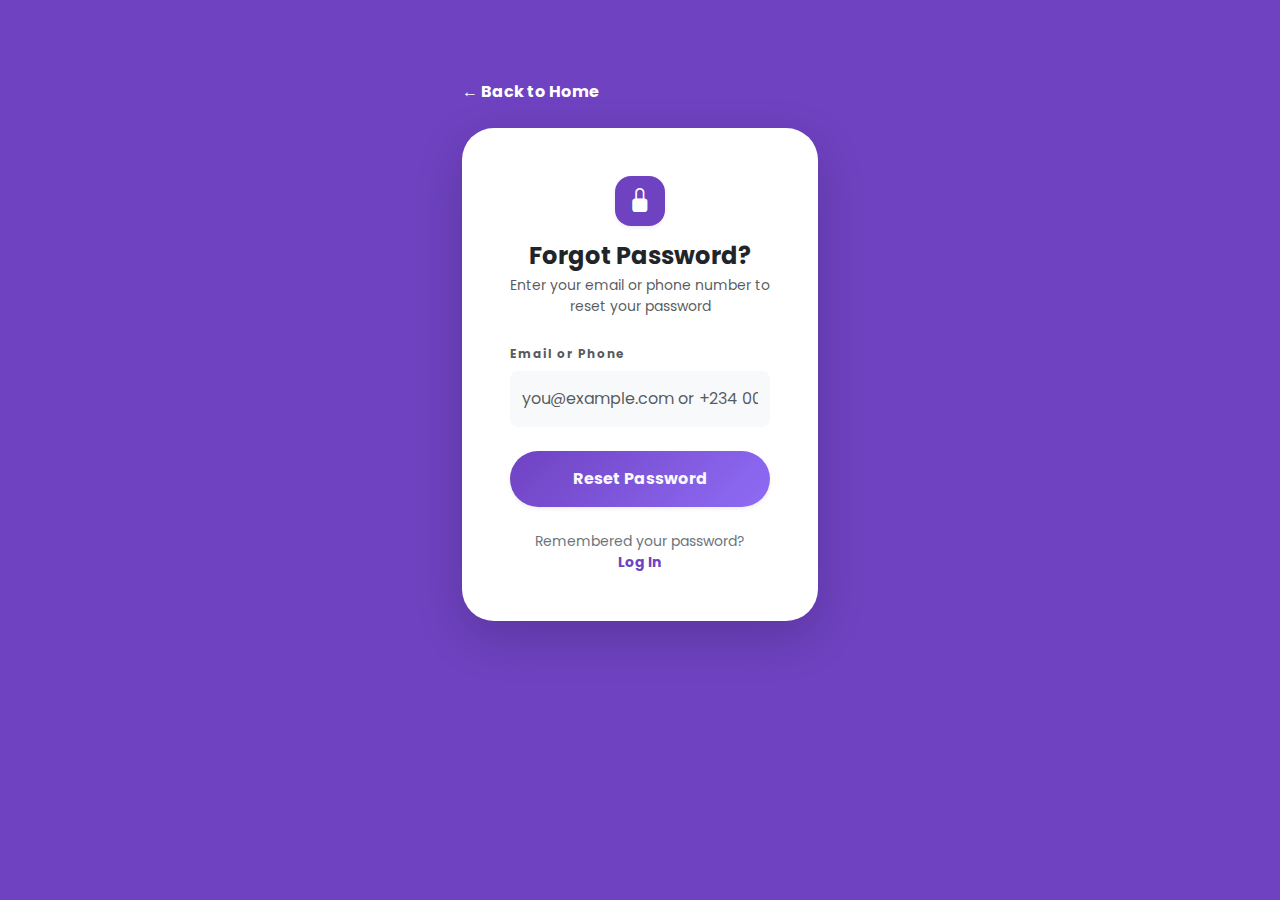
<file: Account-recovery.html>
<!DOCTYPE html>
<html lang="en">

<head>
    <meta charset="UTF-8">
    <meta name="viewport" content="width=device-width, initial-scale=1.0">
    <title>Account recovery</title>

    <!-- Bootstrap CSS -->
    <link href="https://cdn.jsdelivr.net/npm/bootstrap@5.3.8/dist/css/bootstrap.min.css" rel="stylesheet">

    <!-- Google Fonts -->
    <link href="https://fonts.googleapis.com/css2?family=Poppins:wght@400;600&display=swap" rel="stylesheet">

    <!-- Bootstrap Icons -->
    <link href="https://cdn.jsdelivr.net/npm/bootstrap-icons@1.11.3/font/bootstrap-icons.css" rel="stylesheet">

    <style>
        :root {
            --bs-primary: #6f42c1;
            --bs-primary-rgb: 111, 66, 193;
            --bs-link-color: #6f42c1;
            --bs-link-hover-color: #520dc2;
        }

        body {
            font-family: 'Poppins', sans-serif;
            background-color: #6f42c1;
            padding-top: 80px;
        }

        .auth-card {
            border-radius: 24px;
            box-shadow: 0 30px 60px rgba(0, 0, 0, .15);
            border: none;
        }

        .nav-pills {
            background: #f1f3f9;
            border-radius: 999px;
            padding: 4px;
        }

        .nav-pills .nav-link {
            border-radius: 999px;
            font-weight: 600;
            color: #6c757d;
        }

        .nav-pills .nav-link.active {
            background-color: var(--bs-primary);
            color: #fff;
        }

        .form-label {
            font-size: .75rem;
            letter-spacing: .08em;
            font-weight: 700;
            color: #6c757d;
        }

        .input-group {
            background: #f8f9fc;
            border-radius: 14px;
            padding: 6px;
        }

        .input-group .form-control {
            border: none;
            background: transparent;
            font-weight: 600;
        }

        .input-group .form-control:focus {
            box-shadow: none;
        }

        .btn-primary {
            background: linear-gradient(135deg, #6f42c1, #8f6cf6);
            border: none;
            font-weight: 600;
            border-radius: 999px;
        }

        .btn-primary:hover {
            background: linear-gradient(135deg, #5a34a5, #7b5ce0);
        }

        .lock {
            width: 50px;
            height: 50px;
            background-color: var(--bs-primary);
        }

        .popup {
            z-index: 1055;
        }
    </style>
</head>

<body>

    <div class="container">
        <div class="row justify-content-center">
            <div class="col-12 col-sm-10 col-md-8 col-lg-5 col-xl-4">

                <!-- Back Home -->
                <div class="mb-4">
                    <a href="index.html" class="text-white text-decoration-none fw-bold">
                        &larr; Back to Home
                    </a>
                </div>

                <!-- Forgot Password Card -->
                <div class="card border-0 rounded-5 shadow-lg">
                    <div class="card-body p-4 p-md-5">

                        <div class="text-center mb-4">
                            <div
                                class="lock d-inline-flex align-items-center justify-content-center rounded-4 shadow-sm mb-3">
                                <i class="bi bi-lock-fill text-white fs-4"></i>
                            </div>
                            <h2 class="h4 fw-bold text-dark mb-1">Forgot Password?</h2>
                            <p class="text-muted small">Enter your email or phone number to reset your password</p>
                        </div>

                        <div class="mb-4">
                            <label class="form-label small fw-bold text-muted">Email or Phone</label>
                            <input type="text" class="form-control border-0 bg-light py-3 rounded-3 shadow-none"
                                placeholder="you@example.com or +234 000 000 0000">
                        </div>


                        <div class="popup position-fixed bottom-0 end-0 p-3">
                            <div id="resetToast" class="toast align-items-center text-white bg-success border-0"
                                role="alert" aria-live="assertive" aria-atomic="true">
                                <div class="d-flex">
                                    <div class="toast-body text-light">
                                         a reset email has been sent!
                                    </div>
                                    <button type="button" class="btn-close btn-close-white me-2 m-auto"
                                        data-bs-dismiss="toast" aria-label="Close"></button>
                                </div>
                            </div>
                        </div>

                        <button class="btn-primary w-100 py-3 rounded-pill fw-bold shadow-sm mb-4 text-light"
                            id="resetBtn">
                            Reset Password
                        </button>

                        <div class="text-center">
                            <p class="small text-secondary mb-0">
                                Remembered your password?
                                <a href="signin.html" class="text-decoration-none fw-bold nav-link text-primary">Log
                                    In</a>
                            </p>
                        </div>

                    </div>
                </div>

            </div>
        </div>
    </div>

    <!-- Bootstrap JS -->
    <script src="https://cdn.jsdelivr.net/npm/bootstrap@5.3.8/dist/js/bootstrap.bundle.min.js"></script>

    <script type="module">
        document.addEventListener("DOMContentLoaded", () => {

            const resetBtn = document.querySelector("#resetBtn");
            const inputs = document.querySelectorAll("input");
            const toastEl = document.querySelector("#resetToast");
            const toast = new bootstrap.Toast(toastEl);

            // Enable the button only if inputs have value
            const validateInputs = () => {
                const isValid = [...inputs].every(input => input.value.trim() !== "");
                resetBtn.disabled = !isValid;
            };

            inputs.forEach(input => input.addEventListener("input", validateInputs));

            resetBtn.addEventListener("click", () => {
                // Show loading state
                resetBtn.innerHTML = `<span class="spinner-border spinner-border-sm me-2"></span>Sending Reset...`;
                resetBtn.disabled = true;

                // Simulate server delay
                setTimeout(() => {
                    resetBtn.innerHTML = `Reset Password`;
                    resetBtn.disabled = false;

                    // Show toast popup
                    toast.show();
                }, 2000);
            });

        });
    </script>


</body>

</html>
</file>
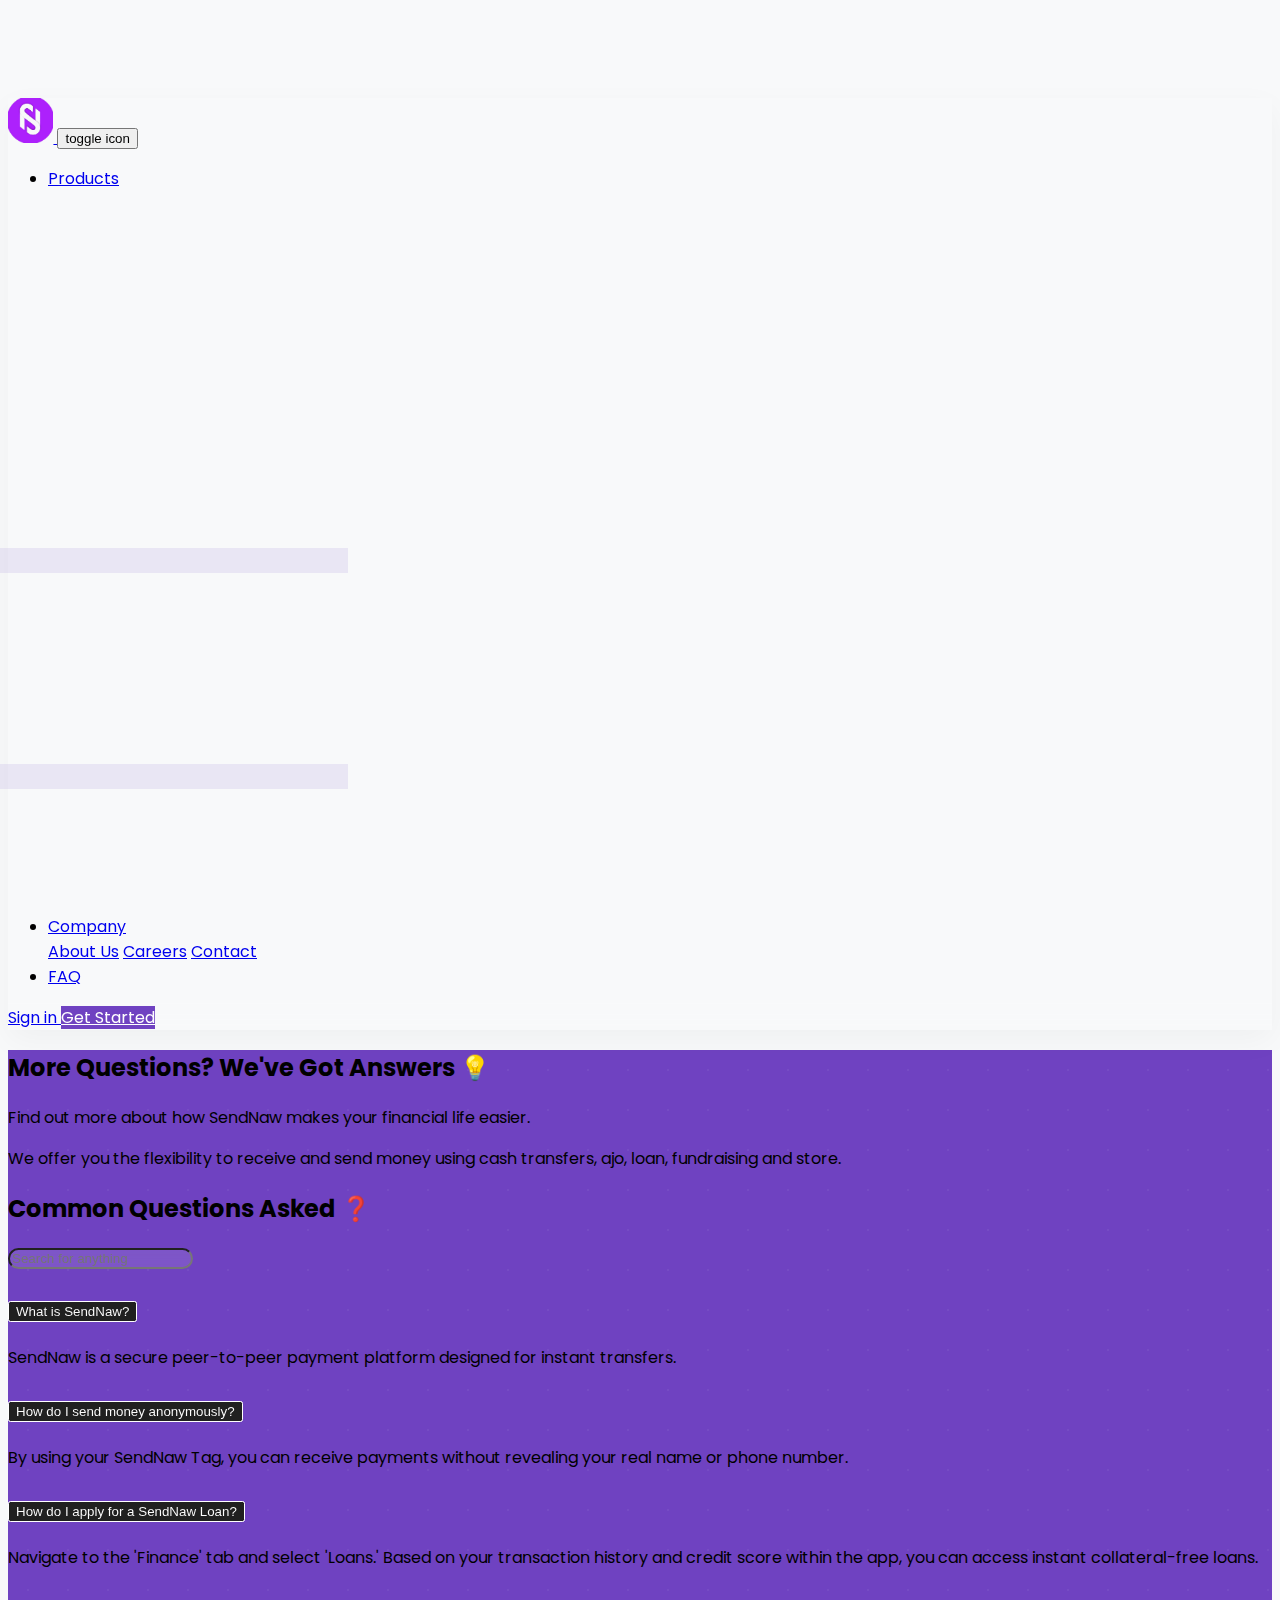
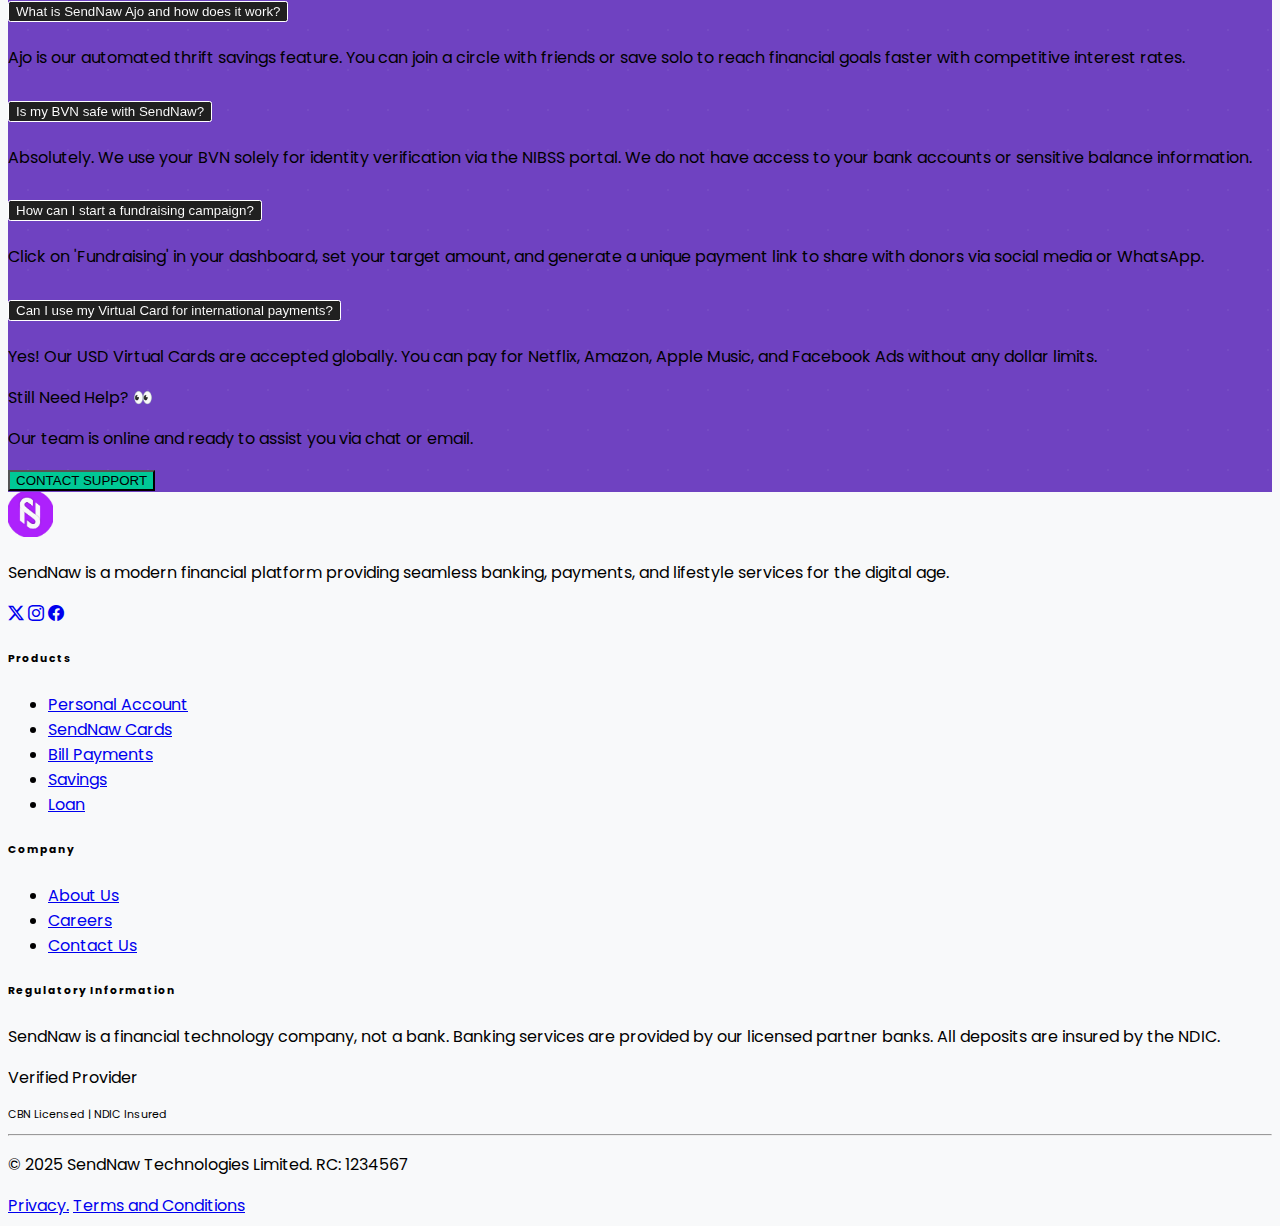
<file: FAQ.html>
<!DOCTYPE html>
<html lang="en">

<head>
    <meta charset="UTF-8">
    <meta name="viewport" content="width=device-width, initial-scale=1.0">
    <!-- Bootstrap link -->
    <link href="https://cdn.jsdelivr.net/npm/bootstrap@5.3.8/dist/css/bootstrap.min.css" rel="stylesheet"
        integrity="sha384-sRIl4kxILFvY47J16cr9ZwB07vP4J8+LH7qKQnuqkuIAvNWLzeN8tE5YBujZqJLB" crossorigin="anonymous">
    <!-- Google fonts -->
    <link href="https://fonts.googleapis.com/css2?family=Poppins:wght@400;600&display=swap" rel="stylesheet">

    <!-- Bootstrap Icons (swap icons easily) -->
    <link href="https://cdn.jsdelivr.net/npm/bootstrap-icons@1.11.3/font/bootstrap-icons.css" rel="stylesheet">

    <!-- AOS link -->
    <link href="https://unpkg.com/aos@2.3.1/dist/aos.css" rel="stylesheet">
    <!--styling  -->
    <link rel="stylesheet" href="./script.css">

    <title>FAQ</title>
    <style>
        /* body styling */
        body {
            font-family: 'Poppins', sans-serif;
            padding-top: 90px;

        }
    </style>
</head>

<body>
    <!-- Navbar -->
    <nav class="navbar navbar-expand-lg fixed-top bg-white bg-opacity-75 border-bottom py-3"
        style="backdrop-filter: blur(15px); box-shadow: 0 10px 30px rgba(0,0,0,0.04);">
        <div class="container">
            <!-- logo anchor -->
            <a class="navbar-brand d-flex align-items-center fw-bold" href="/">
                <img src="/images/SendNaw_logo_main-removebg-preview.png" alt="SendNaw" height="45">
            </a>

            <button class="navbar-toggler border-0 shadow-none" type="button" data-bs-toggle="collapse"
                data-bs-target="#sendnawNav">
                <span class="navbar-toggler-icon"></span>
                <span class="visually-hidden">toggle icon</span>
            </button>

            <div class="collapse navbar-collapse" id="sendnawNav">
                <ul class="navbar-nav mx-auto align-items-center">

                    <li class="nav-item dropdown position-static mx-lg-3">
                        <a class="nav-link dropdown-toggle fw-semibold text-dark px-0" href="#" role="button"
                            data-bs-toggle="dropdown" aria-expanded="false"
                            style="transition: border-color 0.3s ease; border-bottom: 2px solid transparent !important;"
                            onmouseover="this.style.borderBottomColor='#6f42c1'"
                            onmouseout="this.style.borderBottomColor='transparent'">
                            Products
                        </a>
                        <div class="dropdown-menu shadow-lg border-0 rounded-4 mt-2 p-4"
                            style="width: 100%; max-width: 600px; left: 50%; transform: translateX(-50%);">
                            <div class="row g-4">
                                <div class="col-md-6">
                                    <h6 class="text-uppercase small fw-bold text-primary mb-3"
                                        style="letter-spacing: 1px;">Payments</h6>
                                    <a class="dropdown-item d-flex align-items-start gap-3 py-2 rounded-3" href="#">
                                        <div class="bg-primary bg-opacity-10 p-2 rounded-3 text-primary"><i
                                                class="bi bi-send-fill"></i></div>
                                        <div>
                                            <div class="fw-bold text-dark">Instant Transfers</div>
                                            <small class="text-muted">Move money in seconds</small>
                                        </div>
                                    </a>
                                    <a class="dropdown-item d-flex align-items-start gap-3 py-2 rounded-3" href="#">
                                        <div class="bg-success bg-opacity-10 p-2 rounded-3 text-success"><i
                                                class="bi bi-phone-vibrate"></i></div>
                                        <div>
                                            <div class="fw-bold text-dark">Phone Number Pay</div>
                                            <small class="text-muted">No account number needed</small>
                                        </div>
                                    </a>
                                </div>
                                <div class="col-md-6">
                                    <h6 class="text-uppercase small fw-bold text-warning mb-3"
                                        style="letter-spacing: 1px;">Lifestyle</h6>
                                    <a class="dropdown-item d-flex align-items-start gap-3 py-2 rounded-3" href="#">
                                        <div class="bg-warning bg-opacity-10 p-2 rounded-3 text-warning"><i
                                                class="bi bi-lightning-charge-fill"></i></div>
                                        <div>
                                            <div class="fw-bold text-dark">Bills & Airtime</div>
                                            <small class="text-muted">Utility payments made easy</small>
                                        </div>
                                    </a>

                                    <a class="dropdown-item d-flex align-items-start gap-3 py-2 rounded-3" href="#">
                                        <div class="bg-primary bg-opacity-10 p-2 rounded-3 text-primary"
                                            style="color: #6f42c1 !important; background-color: rgba(111, 66, 193, 0.1) !important;">
                                            <i class="bi bi-credit-card-2-front-fill"></i>
                                        </div>
                                        <div>
                                            <div class="fw-bold text-dark">Virtual Cards</div>
                                            <small class="text-muted">Shop globally with USD cards</small>
                                        </div>
                                    </a>
                                </div>
                                <div class="col-md-6">
                                    <h6 class="text-uppercase small fw-bold text-danger mb-3"
                                        style="letter-spacing: 1px;">Global Commerce</h6>

                                    <a class="dropdown-item d-flex align-items-start gap-3 py-2 rounded-3" href="#">
                                        <div class="bg-danger bg-opacity-10 p-2 rounded-3 text-danger">
                                            <i class="bi bi-globe2"></i>
                                        </div>
                                        <div>
                                            <div class="fw-bold text-dark">USD Virtual Cards</div>
                                            <small class="text-muted">Pay for Netflix, Amazon & Ads</small>
                                        </div>
                                    </a>

                                    <a class="dropdown-item d-flex align-items-start gap-3 py-2 rounded-3" href="#">
                                        <div class="bg-primary bg-opacity-10 p-2 rounded-3 text-primary"
                                            style="color: #6f42c1 !important; background-color: rgba(111, 66, 193, 0.1) !important;">
                                            <i class="bi bi-cash-stack"></i>
                                        </div>
                                        <div>
                                            <div class="fw-bold text-dark">Multi-Currency Wallets</div>
                                            <small class="text-muted">Hold Naira, Dollars, and Pounds</small>
                                        </div>
                                    </a>

                                    <a class="dropdown-item d-flex align-items-start gap-3 py-2 rounded-3" href="#">
                                        <div class="bg-info bg-opacity-10 p-2 rounded-3 text-info">
                                            <i class="bi bi-cart-check-fill"></i>
                                        </div>
                                        <div>
                                            <div class="fw-bold text-dark">SendNaw Pay</div>
                                            <small class="text-muted">One-click checkout for merchants</small>
                                        </div>
                                    </a>
                                </div>

                            </div>
                        </div>
                    </li>

                    <li class="nav-item dropdown mx-lg-3">
                        <a class="nav-link dropdown-toggle fw-semibold text-dark px-0" href="#" role="button"
                            data-bs-toggle="dropdown"
                            style="transition: border-color 0.3s ease; border-bottom: 2px solid transparent !important;"
                            onmouseover="this.style.borderBottomColor='#6f42c1'"
                            onmouseout="this.style.borderBottomColor='transparent'">
                            Company
                        </a>
                        <div class="dropdown-menu shadow-lg border-0 rounded-4 p-2 mt-2" style="min-width: 200px;">
                            <a class="dropdown-item py-2 rounded-2 fw-medium" href="./About.html">About Us</a>
                            <a class="dropdown-item py-2 rounded-2 fw-medium" href="./Career.html">Careers</a>
                            <a class="dropdown-item py-2 rounded-2 fw-medium" href="./Contact.html">Contact</a>
                        </div>
                    </li>

                    <li class="nav-item mx-lg-3">
                        <a class="nav-link fw-semibold text-dark px-0" href="./FAQ.html"
                            style="transition: border-color 0.3s ease; border-bottom: 2px solid transparent !important;"
                            onmouseover="this.style.borderBottomColor='#6f42c1'"
                            onmouseout="this.style.borderBottomColor='transparent'">
                            FAQ
                        </a>
                    </li>
                </ul>

                <div class="d-flex align-items-center gap-3 mt-3 mt-lg-0">
                    <a href="./signin.html" class="nav-link fw-bold px-0 text-dark text-decoration-none"
                        style="transition: border-color 0.3s ease; border-bottom: 2px solid transparent !important;"
                        onmouseover="this.style.borderBottomColor='#6f42c1'"
                        onmouseout="this.style.borderBottomColor='transparent'">
                        Sign in
                    </a>
                    <a href="./signup.html" class="btn px-4 py-2 rounded-pill fw-bold shadow-sm border-0"
                        style="background-color: #6f42c1; color: #fff;">
                        Get Started
                    </a>
                </div>
            </div>
        </div>
    </nav>

    <!-- FAQ section -->
    <section class="py-5"
        style="background-color: #6f42c1; background-image: radial-gradient(circle, rgba(255,255,255,0.05) 1px, transparent 1px); background-size: 40px 40px;">
        <div class="container py-5">
            <div class="mb-5 text-white">
                <h2 class="fw-bold display-6 mb-3">More Questions? We've Got Answers 💡</h2>
                <p class="opacity-75">Find out more about how SendNaw makes your financial life easier.</p>
                <p class="text-white col-lg-4 fs-4">We offer you the flexibility to receive and send money using cash
                    transfers, ajo, loan, fundraising
                    and store.</p>
            </div>
            <div class="mb-5">
                <h2 class="text-white fw-bold display-6 mb-3">Common Questions Asked ❓</h2>
                <div class="position-relative">
                    <input type="text" class="form-control form-control-lg border-0 ps-4 py-3 text-white shadow-none"
                        placeholder="Search for anything"
                        style="background: rgba(255, 255, 255, 0.1); backdrop-filter: blur(10px); border-radius: 15px;">
                </div>
            </div>

            <div class="accordion accordion-flush" id="sendNawFaq">

                <div class="accordion-item bg-transparent border-bottom border-white border-opacity-10">
                    <h2 class="accordion-header">
                        <button class="accordion-button collapsed bg-transparent text-white shadow-none py-4 px-0"
                            type="button" data-bs-toggle="collapse" data-bs-target="#faq1"
                            style="filter: invert(1) brightness(2); transition: transform 0.3s ease;">
                            <span style="filter: invert(1) brightness(0.5);">What is SendNaw?</span>
                        </button>
                    </h2>
                    <div id="faq1" class="accordion-collapse collapse" data-bs-parent="#sendNawFaq">
                        <div class="accordion-body text-white opacity-75 px-0 pb-4">
                            SendNaw is a secure peer-to-peer payment platform designed for instant transfers.
                        </div>
                    </div>
                </div>

                <div class="accordion-item bg-transparent border-bottom border-white border-opacity-10">
                    <h2 class="accordion-header">
                        <button class="accordion-button collapsed bg-transparent text-white shadow-none py-4 px-0"
                            type="button" data-bs-toggle="collapse" data-bs-target="#faq2"
                            style="filter: invert(1) brightness(2); transition: transform 0.3s ease;">
                            <span style="filter: invert(1) brightness(0.5);">How do I send money anonymously?</span>
                        </button>
                    </h2>
                    <div id="faq2" class="accordion-collapse collapse" data-bs-parent="#sendNawFaq">
                        <div class="accordion-body text-white opacity-75 px-0 pb-4">
                            By using your SendNaw Tag, you can receive payments without revealing your real name or
                            phone number.
                        </div>
                    </div>
                </div>
                <div class="accordion accordion-flush" id="sendNawFaq">

                    <div class="accordion-item bg-transparent border-bottom border-white border-opacity-10">
                        <h2 class="accordion-header">
                            <button class="accordion-button collapsed bg-transparent text-white shadow-none py-4 px-0"
                                type="button" data-bs-toggle="collapse" data-bs-target="#faqLoan"
                                style="filter: invert(1) brightness(2); transition: transform 0.3s ease;">
                                <span style="filter: invert(1) brightness(0.5);">How do I apply for a SendNaw
                                    Loan?</span>
                            </button>
                        </h2>
                        <div id="faqLoan" class="accordion-collapse collapse" data-bs-parent="#sendNawFaq">
                            <div class="accordion-body text-white opacity-75 px-0 pb-4">
                                Navigate to the 'Finance' tab and select 'Loans.' Based on your transaction history and
                                credit score within the app, you can access instant collateral-free loans.
                            </div>
                        </div>
                    </div>

                    <div class="accordion-item bg-transparent border-bottom border-white border-opacity-10">
                        <h2 class="accordion-header">
                            <button class="accordion-button collapsed bg-transparent text-white shadow-none py-4 px-0"
                                type="button" data-bs-toggle="collapse" data-bs-target="#faqAjo"
                                style="filter: invert(1) brightness(2); transition: transform 0.3s ease;">
                                <span style="filter: invert(1) brightness(0.5);">What is SendNaw Ajo and how does it
                                    work?</span>
                            </button>
                        </h2>
                        <div id="faqAjo" class="accordion-collapse collapse" data-bs-parent="#sendNawFaq">
                            <div class="accordion-body text-white opacity-75 px-0 pb-4">
                                Ajo is our automated thrift savings feature. You can join a circle with friends or save
                                solo to reach financial goals faster with competitive interest rates.
                            </div>
                        </div>
                    </div>

                    <div class="accordion-item bg-transparent border-bottom border-white border-opacity-10">
                        <h2 class="accordion-header">
                            <button class="accordion-button collapsed bg-transparent text-white shadow-none py-4 px-0"
                                type="button" data-bs-toggle="collapse" data-bs-target="#faqBVN"
                                style="filter: invert(1) brightness(2); transition: transform 0.3s ease;">
                                <span style="filter: invert(1) brightness(0.5);">Is my BVN safe with SendNaw?</span>
                            </button>
                        </h2>
                        <div id="faqBVN" class="accordion-collapse collapse" data-bs-parent="#sendNawFaq">
                            <div class="accordion-body text-white opacity-75 px-0 pb-4">
                                Absolutely. We use your BVN solely for identity verification via the NIBSS portal. We do
                                not have access to your bank accounts or sensitive balance information.
                            </div>
                        </div>
                    </div>

                    <div class="accordion-item bg-transparent border-bottom border-white border-opacity-10">
                        <h2 class="accordion-header">
                            <button class="accordion-button collapsed bg-transparent text-white shadow-none py-4 px-0"
                                type="button" data-bs-toggle="collapse" data-bs-target="#faqFund"
                                style="filter: invert(1) brightness(2); transition: transform 0.3s ease;">
                                <span style="filter: invert(1) brightness(0.5);">How can I start a fundraising
                                    campaign?</span>
                            </button>
                        </h2>
                        <div id="faqFund" class="accordion-collapse collapse" data-bs-parent="#sendNawFaq">
                            <div class="accordion-body text-white opacity-75 px-0 pb-4">
                                Click on 'Fundraising' in your dashboard, set your target amount, and generate a unique
                                payment link to share with donors via social media or WhatsApp.
                            </div>
                        </div>
                    </div>

                    <div class="accordion-item bg-transparent border-bottom border-white border-opacity-10">
                        <h2 class="accordion-header">
                            <button class="accordion-button collapsed bg-transparent text-white shadow-none py-4 px-0"
                                type="button" data-bs-toggle="collapse" data-bs-target="#faqCard"
                                style="filter: invert(1) brightness(2); transition: transform 0.3s ease;">
                                <span style="filter: invert(1) brightness(0.5);">Can I use my Virtual Card for
                                    international payments?</span>
                            </button>
                        </h2>
                        <div id="faqCard" class="accordion-collapse collapse" data-bs-parent="#sendNawFaq">
                            <div class="accordion-body text-white opacity-75 px-0 pb-4">
                                Yes! Our USD Virtual Cards are accepted globally. You can pay for Netflix, Amazon, Apple
                                Music, and Facebook Ads without any dollar limits.
                            </div>
                        </div>
                    </div>

                </div>

                <div class="text-center mt-5">
                    <p class="text-white mb-4">Still Need Help? 👀</p>
                    <p class="text-white opacity-75 mb-4">Our team is online and ready to assist you via chat or email.
                    </p>
                    <button class="btn btn-lg rounded-pill fw-bold px-5 py-3 border-0 text-white"
                        style="background-color: #00c896;" onmouseover="this.style.opacity='0.9'"
                        onmouseout="this.style.opacity='1'">
                        CONTACT SUPPORT
                    </button>
                </div>
            </div>
    </section>

    <!-- footer -->
    <footer class="pt-5 pb-4 bg-dark">
        <div class="container text-white">
            <div class="row g-5 mb-5">
                <div class="col-lg-4">
                    <!-- logo anchor -->
                    <a class="navbar-brand d-flex align-items-center fw-bold" href="/">
                        <img src="/images/SendNaw_logo_main-removebg-preview.png" alt="SendNaw" height="45">
                    </a>
                    <p class="small pe-lg-5 text-white-50 pt-5">
                        SendNaw is a modern financial platform providing seamless banking, payments, and lifestyle
                        services for the digital age.
                    </p>
                    <div class="d-flex gap-3 mt-4">
                        <a href="#" class="text-white opacity-50 text-decoration-none"><i
                                class="bi bi-twitter-x fs-4"></i></a>
                        <a href="https://www.instagram.com/joinsendnaw?igsh=MW5tb2Y4Mjd3ZnlhbA=="
                            class="text-white opacity-50 text-decoration-none"><i class="bi bi-instagram fs-4"></i></a>
                        <a href="#" class="text-white opacity-50 text-decoration-none"><i
                                class="bi bi-facebook fs-4"></i></a>
                    </div>
                </div>

                <div class="col-6 col-md-3 col-lg-2">
                    <h6 class="fw-bold mb-4 text-uppercase small" style="letter-spacing: 1px;">Products</h6>
                    <ul class="list-unstyled d-grid gap-3">
                        <li><a href="#" class="text-white-50 small text-decoration-none link-light">Personal Account</a>
                        </li>
                        <li><a href="./virtual-card-page.html"
                                class="text-white-50 small text-decoration-none link-light">SendNaw Cards</a>
                        </li>
                        <li><a href="#" class="text-white-50 small text-decoration-none link-light">Bill Payments</a>
                        </li>
                        <li><a href="./Savings-page.html"
                                class="text-white-50 small text-decoration-none link-light">Savings</a></li>
                        <li><a href="./Savings-page.html"
                                class="text-white-50 small text-decoration-none link-light">Loan</a></li>
                    </ul>
                </div>

                <div class="col-6 col-md-3 col-lg-2">
                    <h6 class="fw-bold mb-4 text-uppercase small" style="letter-spacing: 1px;">Company</h6>
                    <ul class="list-unstyled d-grid gap-3">
                        <li><a href="./About.html" class="text-white-50 small text-decoration-none link-light">About
                                Us</a></li>
                        <li><a href="./Career.html"
                                class="text-white-50 small text-decoration-none link-light">Careers</a></li>
                        <li><a href="./Contact.html" class="text-white-50 small text-decoration-none link-light">Contact
                                Us</a></li>
                    </ul>
                </div>

                <div class="col-md-6 col-lg-4">
                    <h6 class="fw-bold mb-4 text-uppercase small" style="letter-spacing: 1px;">Regulatory Information
                    </h6>
                    <p class="text-white-50 small mb-4 lh-lg">
                        SendNaw is a financial technology company, not a bank. Banking services are provided by our
                        licensed partner banks. All deposits are insured by the NDIC.
                    </p>
                    <div class="p-3 rounded-3 bg-white bg-opacity-10">
                        <p class="small text-white mb-0 fw-bold">Verified Provider</p>
                        <p class="text-white-50 mb-0" style="font-size: 11px;">CBN Licensed | NDIC Insured</p>
                    </div>
                </div>
            </div>

            <hr class="border-secondary opacity-25 my-4">

            <div class="row align-items-center">
                <div class="col-md-6 text-center text-md-start mb-3 mb-md-0">
                    <p class="text-white-50 small mb-0">&copy; 2025 SendNaw Technologies Limited. RC: 1234567</p>
                </div>
                <div class="col-md-6 text-center text-md-end">
                    <div class="d-flex justify-content-center justify-content-md-end gap-3">
                        <a href="./privacy-policy.html"
                            class="text-white-50 small text-decoration-none link-light">Privacy.</a>
                        <a href="./terms-condition.html"
                            class="text-white-50 small text-decoration-none link-light">Terms and Conditions</a>
                    </div>
                </div>
            </div>
        </div>
    </footer>

    <!-- AOS JS LINK -->
    <script src="https://unpkg.com/aos@2.3.1/dist/aos.js"></script>
    <script>
        AOS.init({
            delay: 900
        });
    </script>

    <!-- Bootsrap js link -->
    <script src="https://cdn.jsdelivr.net/npm/bootstrap@5.3.8/dist/js/bootstrap.bundle.min.js"
        integrity="sha384-FKyoEForCGlyvwx9Hj09JcYn3nv7wiPVlz7YYwJrWVcXK/BmnVDxM+D2scQbITxI"
        crossorigin="anonymous"></script>
</body>

</html>
</file>
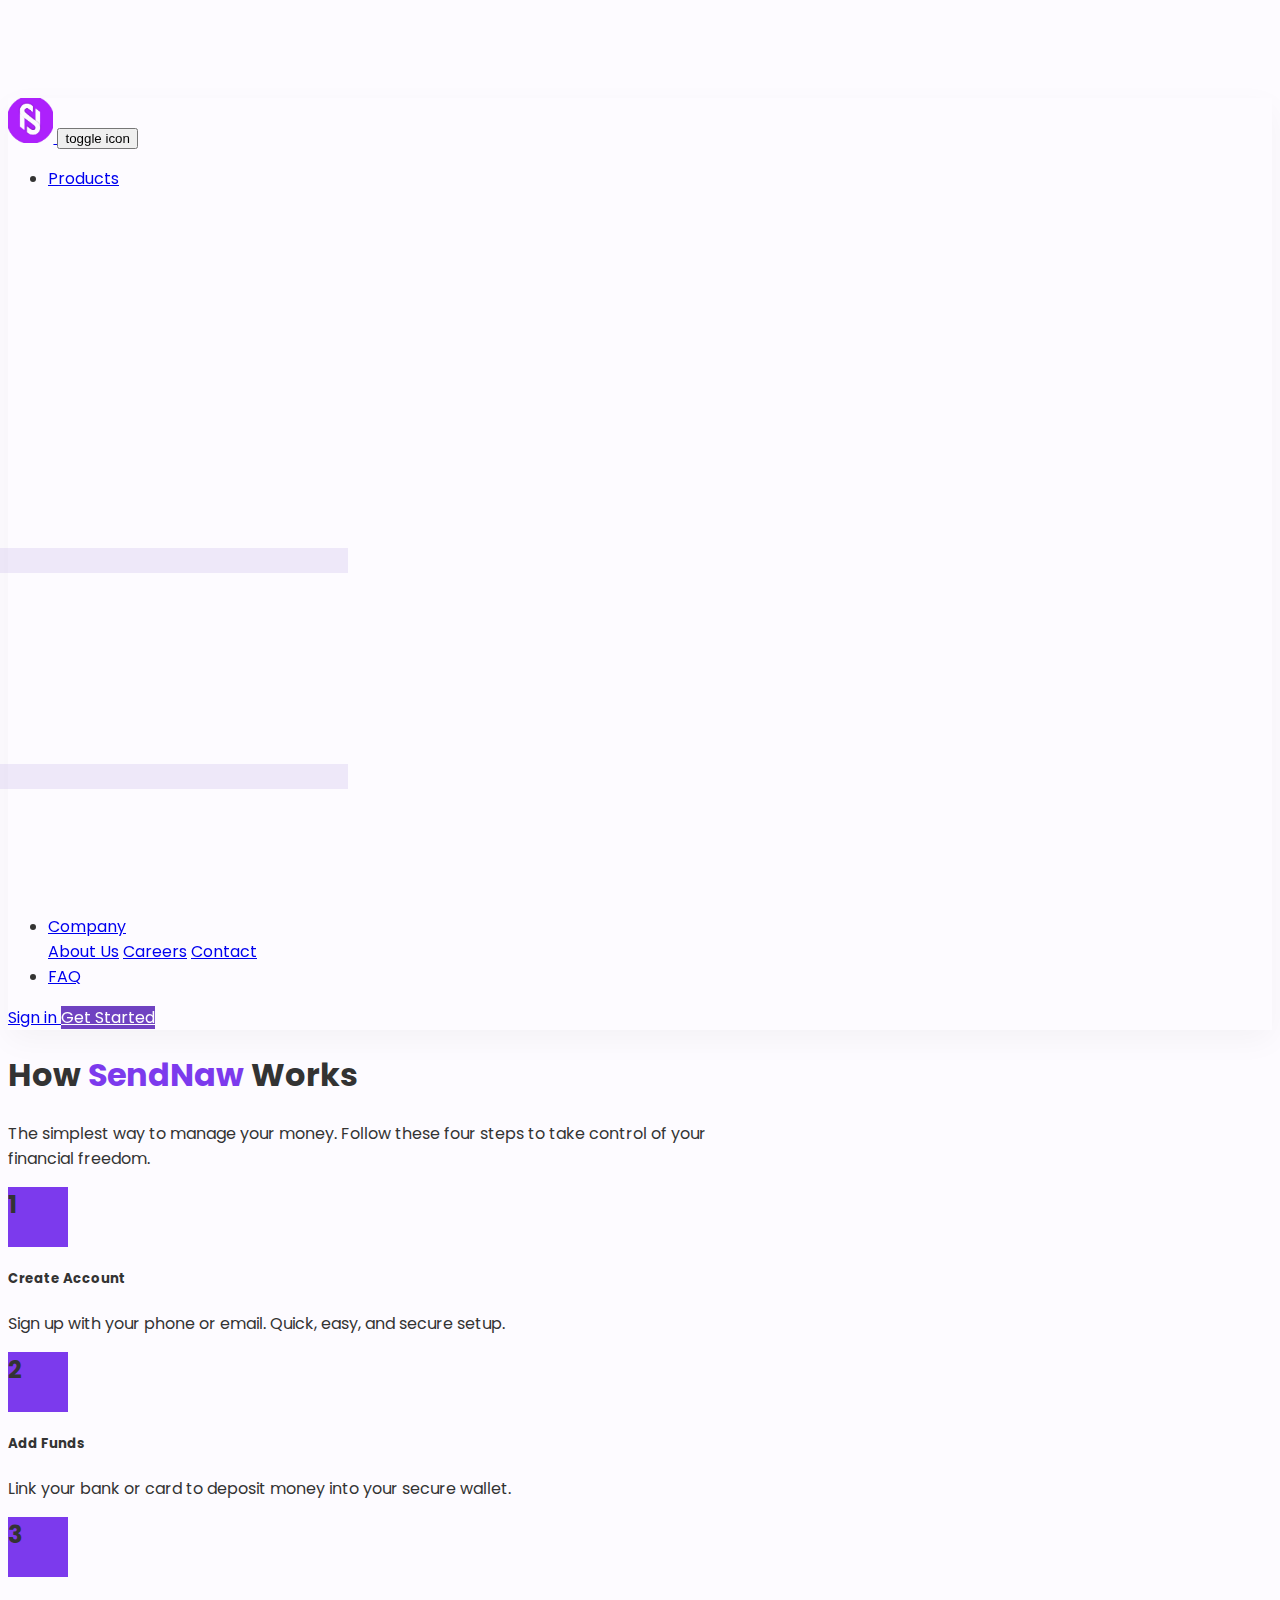
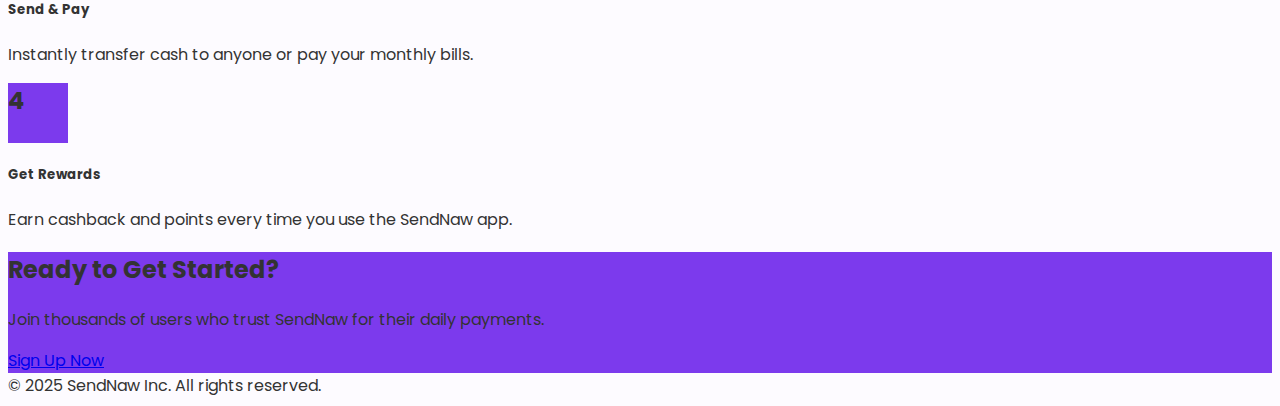
<file: how-it-works.html>
<!DOCTYPE html>
<html lang="en">

<head>
    <meta charset="UTF-8">
    <meta name="viewport" content="width=device-width, initial-scale=1.0">
    <title>How SendNaw Works</title>
    <!-- Bootstrap link -->
    <link href="https://cdn.jsdelivr.net/npm/bootstrap@5.3.8/dist/css/bootstrap.min.css" rel="stylesheet"
        integrity="sha384-sRIl4kxILFvY47J16cr9ZwB07vP4J8+LH7qKQnuqkuIAvNWLzeN8tE5YBujZqJLB" crossorigin="anonymous">
    <!-- Google fonts -->
    <link href="https://fonts.googleapis.com/css2?family=Poppins:wght@400;600&display=swap" rel="stylesheet">

    <!-- Bootstrap Icons (swap icons easily) -->
    <link href="https://cdn.jsdelivr.net/npm/bootstrap-icons@1.11.3/font/bootstrap-icons.css" rel="stylesheet">

    <!-- AOS link -->
    <link href="https://unpkg.com/aos@2.3.1/dist/aos.css" rel="stylesheet">
    <link rel="stylesheet" href="./script.css">

</head>

<body class="bg-light">

    <style>
        :root {
            --sn-purple: #6f42c1;
            --sn-purple-dark: #563d7c;
            --sn-light-bg: #fdfbff;
        }

        body {
            font-family: 'Poppins', sans-serif;
            background-color: var(--sn-light-bg);
            color: #333;
        }

        .section-title {
            font-weight: 700;
            color: var(--sn-purple-dark);
        }

        /* Step Card Styling */
        .step-card {
            background: #ffffff;
            border: none;
            border-radius: 20px;
            padding: 40px 25px;
            height: 100%;
            transition: all 0.3s ease;
            box-shadow: 0 10px 30px rgba(111, 66, 193, 0.05);
            position: relative;
            z-index: 1;
        }

        .step-card:hover {
            transform: translateY(-10px);
            box-shadow: 0 15px 40px rgba(111, 66, 193, 0.12);
        }

        /* Icon / Number Circle */
        .step-icon {
            width: 70px;
            height: 70px;
            background: linear-gradient(135deg, var(--sn-purple), #8e68d4);
            color: white;
            border-radius: 50%;
            display: flex;
            align-items: center;
            justify-content: center;
            font-weight: 700;
            font-size: 28px;
            margin: 0 auto 25px;
            box-shadow: 0 5px 15px rgba(111, 66, 193, 0.3);
        }

        /* Connecting Lines (Desktop Only) */
        @media (min-width: 992px) {
            .step-col:not(:last-child) .step-card::after {
                content: '';
                position: absolute;
                top: 75px;
                right: -15%;
                width: 30%;
                border-top: 2px dashed #dee2e6;
                z-index: -1;
            }
        }

        .bg-purple-gradient {
            background: linear-gradient(135deg, var(--sn-purple) 0%, var(--sn-purple-dark) 100%);
        }

        .btn-sn-primary {
            background-color: #fff;
            color: var(--sn-purple);
            font-weight: 600;
            padding: 12px 35px;
            border-radius: 50px;
            transition: all 0.3s;
        }

        .btn-sn-primary:hover {
            background-color: var(--sn-purple-dark);
            color: #fff;
            transform: scale(1.05);
        }
    </style>
    </head>

    <body>
        <!-- Navbar -->
        <nav class="navbar navbar-expand-lg fixed-top bg-white bg-opacity-75 border-bottom py-3"
            style="backdrop-filter: blur(15px); box-shadow: 0 10px 30px rgba(0,0,0,0.04);">
            <div class="container">
                <!-- logo anchor -->
                <a class="navbar-brand d-flex align-items-center fw-bold" href="/">
                    <img src="/images/SendNaw_logo_main-removebg-preview.png" alt="SendNaw" height="45">
                </a>

                <button class="navbar-toggler border-0 shadow-none" type="button" data-bs-toggle="collapse"
                    data-bs-target="#sendnawNav">
                    <span class="navbar-toggler-icon"></span>
                    <span class="visually-hidden">toggle icon</span>
                </button>

                <div class="collapse navbar-collapse" id="sendnawNav">
                    <ul class="navbar-nav mx-auto align-items-center">

                        <li class="nav-item dropdown position-static mx-lg-3">
                            <a class="nav-link dropdown-toggle fw-semibold text-dark px-0" href="#" role="button"
                                data-bs-toggle="dropdown" aria-expanded="false"
                                style="transition: border-color 0.3s ease; border-bottom: 2px solid transparent !important;"
                                onmouseover="this.style.borderBottomColor='#6f42c1'"
                                onmouseout="this.style.borderBottomColor='transparent'">
                                Products
                            </a>
                            <div class="dropdown-menu shadow-lg border-0 rounded-4 mt-2 p-4"
                                style="width: 100%; max-width: 600px; left: 50%; transform: translateX(-50%);">
                                <div class="row g-4">
                                    <div class="col-md-6">
                                        <h6 class="text-uppercase small fw-bold text-primary mb-3"
                                            style="letter-spacing: 1px;">Payments</h6>
                                        <a class="dropdown-item d-flex align-items-start gap-3 py-2 rounded-3" href="#">
                                            <div class="bg-primary bg-opacity-10 p-2 rounded-3 text-primary"><i
                                                    class="bi bi-send-fill"></i></div>
                                            <div>
                                                <div class="fw-bold text-dark">Instant Transfers</div>
                                                <small class="text-muted">Move money in seconds</small>
                                            </div>
                                        </a>
                                        <a class="dropdown-item d-flex align-items-start gap-3 py-2 rounded-3" href="#">
                                            <div class="bg-success bg-opacity-10 p-2 rounded-3 text-success"><i
                                                    class="bi bi-phone-vibrate"></i></div>
                                            <div>
                                                <div class="fw-bold text-dark">Phone Number Pay</div>
                                                <small class="text-muted">No account number needed</small>
                                            </div>
                                        </a>
                                    </div>
                                    <div class="col-md-6">
                                        <h6 class="text-uppercase small fw-bold text-warning mb-3"
                                            style="letter-spacing: 1px;">Lifestyle</h6>
                                        <a class="dropdown-item d-flex align-items-start gap-3 py-2 rounded-3" href="#">
                                            <div class="bg-warning bg-opacity-10 p-2 rounded-3 text-warning"><i
                                                    class="bi bi-lightning-charge-fill"></i></div>
                                            <div>
                                                <div class="fw-bold text-dark">Bills & Airtime</div>
                                                <small class="text-muted">Utility payments made easy</small>
                                            </div>
                                        </a>

                                        <a class="dropdown-item d-flex align-items-start gap-3 py-2 rounded-3" href="#">
                                            <div class="bg-primary bg-opacity-10 p-2 rounded-3 text-primary"
                                                style="color: #6f42c1 !important; background-color: rgba(111, 66, 193, 0.1) !important;">
                                                <i class="bi bi-credit-card-2-front-fill"></i>
                                            </div>
                                            <div>
                                                <div class="fw-bold text-dark">Virtual Cards</div>
                                                <small class="text-muted">Shop globally with USD cards</small>
                                            </div>
                                        </a>
                                    </div>
                                    <div class="col-md-6">
                                        <h6 class="text-uppercase small fw-bold text-danger mb-3"
                                            style="letter-spacing: 1px;">Global Commerce</h6>

                                        <a class="dropdown-item d-flex align-items-start gap-3 py-2 rounded-3" href="#">
                                            <div class="bg-danger bg-opacity-10 p-2 rounded-3 text-danger">
                                                <i class="bi bi-globe2"></i>
                                            </div>
                                            <div>
                                                <div class="fw-bold text-dark">USD Virtual Cards</div>
                                                <small class="text-muted">Pay for Netflix, Amazon & Ads</small>
                                            </div>
                                        </a>

                                        <a class="dropdown-item d-flex align-items-start gap-3 py-2 rounded-3" href="#">
                                            <div class="bg-primary bg-opacity-10 p-2 rounded-3 text-primary"
                                                style="color: #6f42c1 !important; background-color: rgba(111, 66, 193, 0.1) !important;">
                                                <i class="bi bi-cash-stack"></i>
                                            </div>
                                            <div>
                                                <div class="fw-bold text-dark">Multi-Currency Wallets</div>
                                                <small class="text-muted">Hold Naira, Dollars, and Pounds</small>
                                            </div>
                                        </a>

                                        <a class="dropdown-item d-flex align-items-start gap-3 py-2 rounded-3" href="#">
                                            <div class="bg-info bg-opacity-10 p-2 rounded-3 text-info">
                                                <i class="bi bi-cart-check-fill"></i>
                                            </div>
                                            <div>
                                                <div class="fw-bold text-dark">SendNaw Pay</div>
                                                <small class="text-muted">One-click checkout for merchants</small>
                                            </div>
                                        </a>
                                    </div>

                                </div>
                            </div>
                        </li>

                        <li class="nav-item dropdown mx-lg-3">
                            <a class="nav-link dropdown-toggle fw-semibold text-dark px-0" href="#" role="button"
                                data-bs-toggle="dropdown"
                                style="transition: border-color 0.3s ease; border-bottom: 2px solid transparent !important;"
                                onmouseover="this.style.borderBottomColor='#6f42c1'"
                                onmouseout="this.style.borderBottomColor='transparent'">
                                Company
                            </a>
                            <div class="dropdown-menu shadow-lg border-0 rounded-4 p-2 mt-2" style="min-width: 200px;">
                                <a class="dropdown-item py-2 rounded-2 fw-medium" href="./About.html">About Us</a>
                                <a class="dropdown-item py-2 rounded-2 fw-medium" href="./Career.html">Careers</a>
                                <a class="dropdown-item py-2 rounded-2 fw-medium" href="./Contact.html">Contact</a>
                            </div>
                        </li>

                        <li class="nav-item mx-lg-3">
                            <a class="nav-link fw-semibold text-dark px-0" href="./FAQ.html"
                                style="transition: border-color 0.3s ease; border-bottom: 2px solid transparent !important;"
                                onmouseover="this.style.borderBottomColor='#6f42c1'"
                                onmouseout="this.style.borderBottomColor='transparent'">
                                FAQ
                            </a>
                        </li>
                    </ul>

                    <div class="d-flex align-items-center gap-3 mt-3 mt-lg-0">
                        <a href="./signin.html" class="nav-link fw-bold px-0 text-dark text-decoration-none"
                            style="transition: border-color 0.3s ease; border-bottom: 2px solid transparent !important;"
                            onmouseover="this.style.borderBottomColor='#6f42c1'"
                            onmouseout="this.style.borderBottomColor='transparent'">
                            Sign in
                        </a>
                        <a href="./signup.html" class="btn px-4 py-2 rounded-pill fw-bold shadow-sm border-0"
                            style="background-color: #6f42c1; color: #fff;">
                            Get Started
                        </a>
                    </div>
                </div>
            </div>
        </nav>

        <header class="py-5 bg-white border-bottom">
            <div class="container text-center py-4">
                <h1 class="display-5 fw-bold text-dark">How <span style="color: #7c3aed;">SendNaw</span> Works</h1>
                <p class="lead text-secondary mx-auto" style="max-width: 700px;">
                    The simplest way to manage your money. Follow these four steps to take control of your financial
                    freedom.
                </p>
            </div>
        </header>

        <main class="container py-5">
            <div class="row g-4">

                <div class="col-sm-6 col-lg-3">
                    <div class="card h-100 border-0 shadow-sm rounded-4 p-3 text-center">
                        <div class="card-body">
                            <div class="d-flex align-items-center justify-content-center mx-auto mb-4 text-white rounded-circle shadow"
                                style="width: 60px; height: 60px; font-size: 1.5rem; font-weight: bold; background-color: #7c3aed;">
                                1
                            </div>
                            <h5 class="card-title fw-bold">Create Account</h5>
                            <p class="card-text text-muted small">Sign up with your phone or email. Quick, easy, and
                                secure setup.</p>
                        </div>
                    </div>
                </div>

                <div class="col-sm-6 col-lg-3">
                    <div class="card h-100 border-0 shadow-sm rounded-4 p-3 text-center">
                        <div class="card-body">
                            <div class="d-flex align-items-center justify-content-center mx-auto mb-4 text-white rounded-circle shadow"
                                style="width: 60px; height: 60px; font-size: 1.5rem; font-weight: bold;background-color: #7c3aed;">
                                2
                            </div>
                            <h5 class="card-title fw-bold">Add Funds</h5>
                            <p class="card-text text-muted small">Link your bank or card to deposit money into your
                                secure wallet.</p>
                        </div>
                    </div>
                </div>

                <div class="col-sm-6 col-lg-3">
                    <div class="card h-100 border-0 shadow-sm rounded-4 p-3 text-center">
                        <div class="card-body">
                            <div class="d-flex align-items-center justify-content-center mx-auto mb-4  text-white rounded-circle shadow"
                                style="width: 60px; height: 60px; font-size: 1.5rem; font-weight: bold; background-color: #7c3aed;">
                                3
                            </div>
                            <h5 class="card-title fw-bold">Send & Pay</h5>
                            <p class="card-text text-muted small">Instantly transfer cash to anyone or pay your monthly
                                bills.</p>
                        </div>
                    </div>
                </div>

                <div class="col-sm-6 col-lg-3">
                    <div class="card h-100 border-0 shadow-sm rounded-4 p-3 text-center">
                        <div class="card-body">
                            <div class="d-flex align-items-center justify-content-center mx-auto mb-4  text-white rounded-circle shadow"
                                style="width: 60px; height: 60px; font-size: 1.5rem; font-weight: bold;background-color: #7c3aed;">
                                4
                            </div>
                            <h5 class="card-title fw-bold">Get Rewards</h5>
                            <p class="card-text text-muted small">Earn cashback and points every time you use the
                                SendNaw app.</p>
                        </div>
                    </div>
                </div>

            </div>
        </main>

        <section class="container my-5">
            <div class="p-5 text-center text-white rounded-5 shadow-lg" style="background-color: #7c3aed;">
                <h2 class="fw-bold">Ready to Get Started?</h2>
                <p class="mb-4 opacity-75">Join thousands of users who trust SendNaw for their daily payments.</p>
                <div class="d-grid gap-2 d-sm-flex justify-content-sm-center">
                    <a href="signup.html" class="btn btn-light btn-lg px-5 fw-bold rounded-pill shadow-sm">Sign Up
                        Now</a>
                </div>
            </div>
        </section>

        <footer class="text-center py-4 text-muted small">
            &copy; 2025 SendNaw Inc. All rights reserved.
        </footer>



        <!-- AOS JS LINK -->
        <script src="https://unpkg.com/aos@2.3.1/dist/aos.js"></script>
        <script>
            AOS.init({
                delay: 900
            });
        </script>

        <!-- Bootsrap js link -->
        <script src="https://cdn.jsdelivr.net/npm/bootstrap@5.3.8/dist/js/bootstrap.bundle.min.js"
            integrity="sha384-FKyoEForCGlyvwx9Hj09JcYn3nv7wiPVlz7YYwJrWVcXK/BmnVDxM+D2scQbITxI"
            crossorigin="anonymous"></script>
    </body>

</html>
</file>
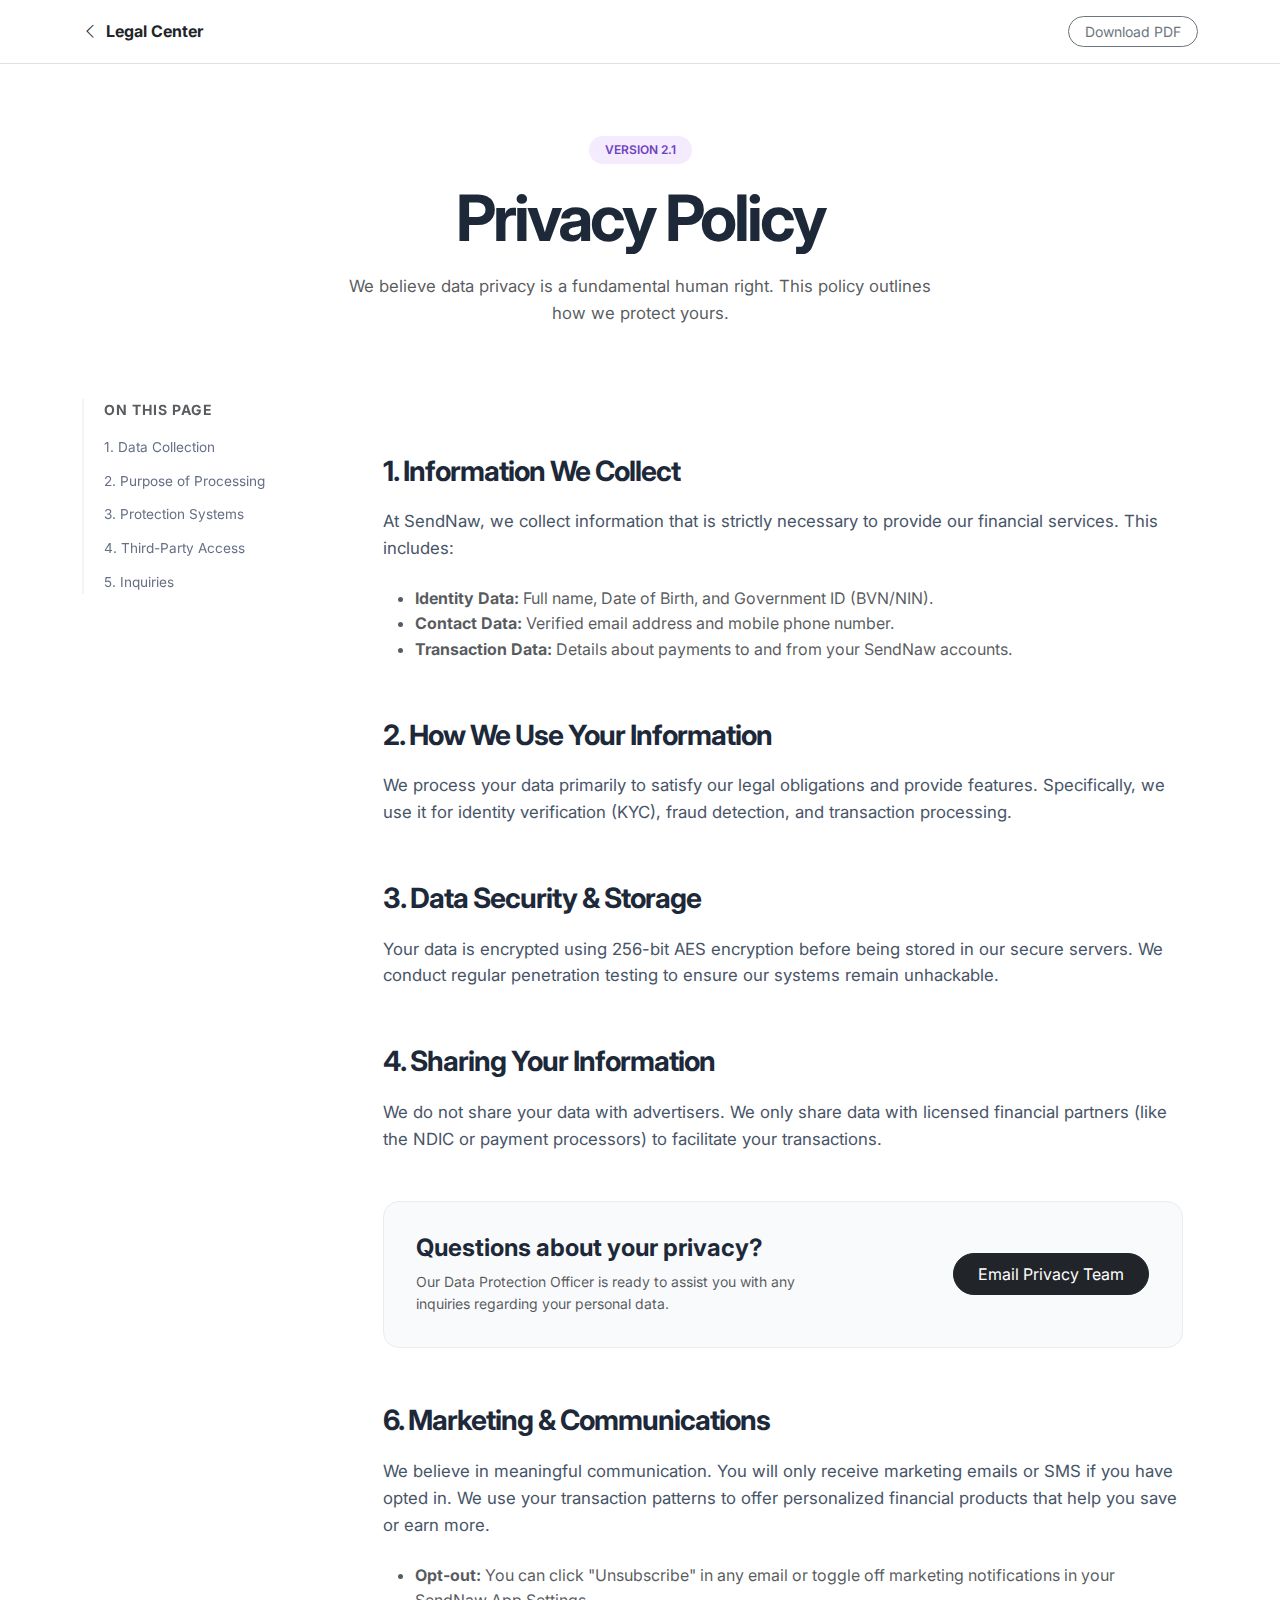
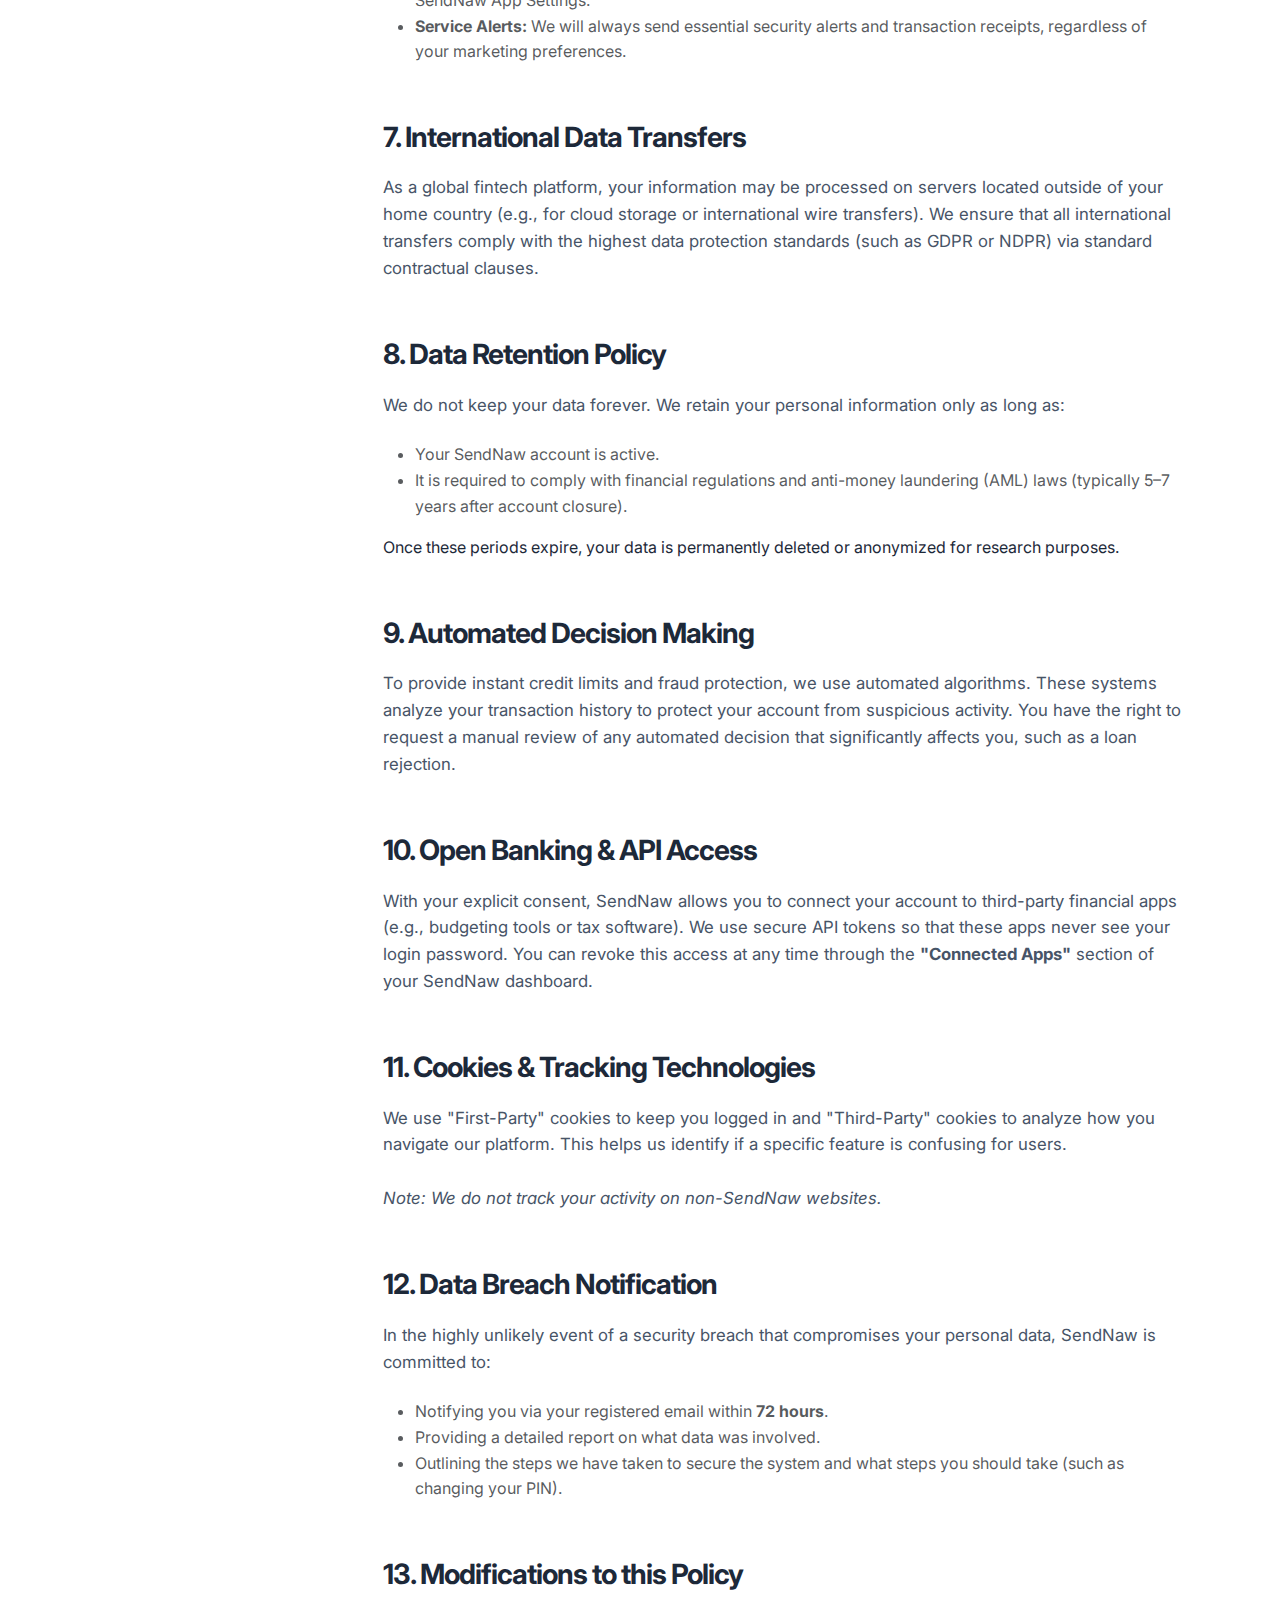
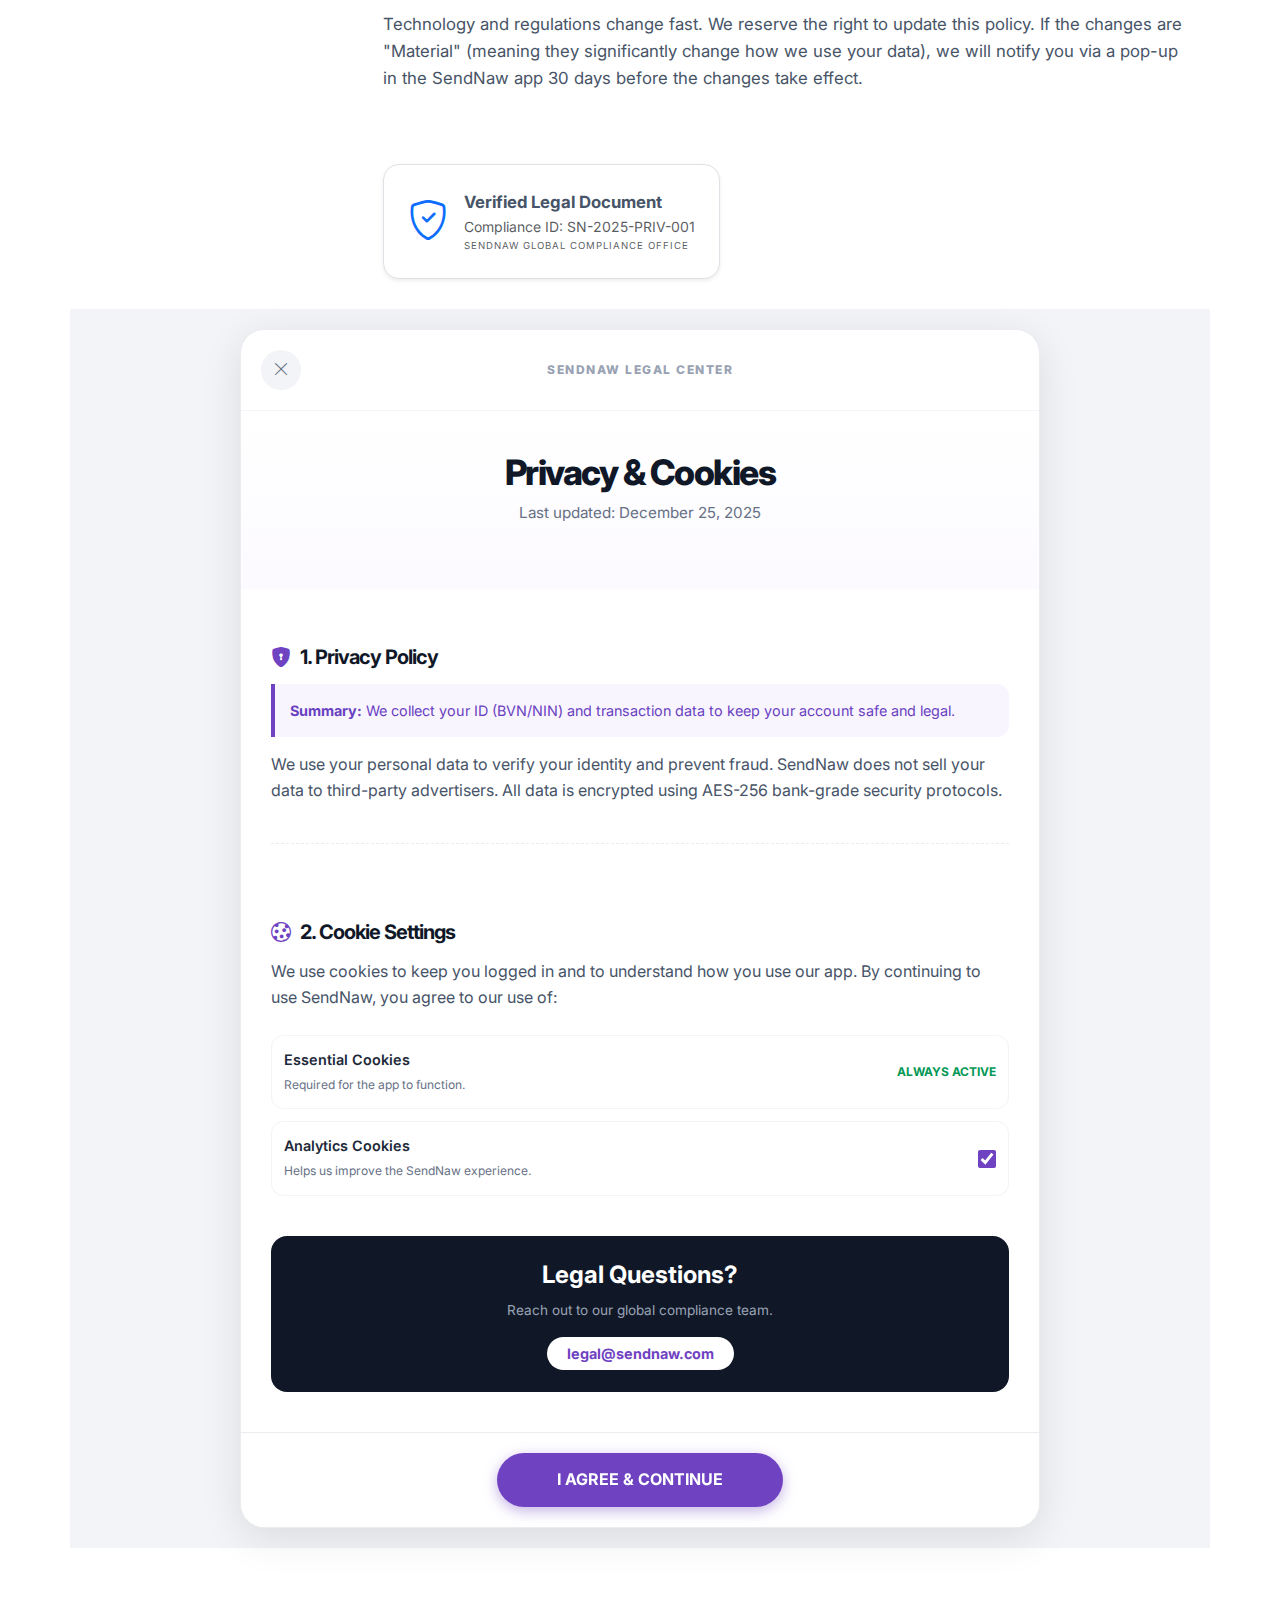
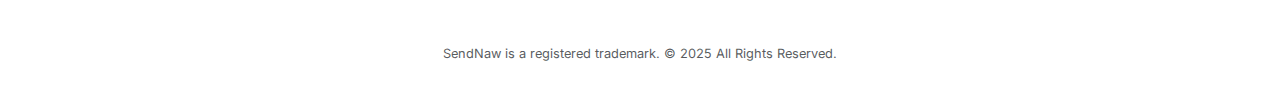
<file: privacy-policy.html>
<!DOCTYPE html>
<html lang="en">

<head>
    <meta charset="UTF-8">
    <meta name="viewport" content="width=device-width, initial-scale=1.0">
    <title>Privacy Policy</title>
    <link href="https://fonts.googleapis.com/css2?family=Inter:wght@400;500;600;700&display=swap" rel="stylesheet">
    <link href="https://cdn.jsdelivr.net/npm/bootstrap@5.3.2/dist/css/bootstrap.min.css" rel="stylesheet">
    <link rel="stylesheet" href="https://cdn.jsdelivr.net/npm/bootstrap-icons@1.11.1/font/bootstrap-icons.css">
    <style>
        :root {
            --brand-purple: #6f42c1;
            --text-main: #1d2939;
            --text-muted: #667085;
        }

        body {
            font-family: 'Inter', sans-serif;
            color: var(--text-main);
            line-height: 1.6;
        }

        /* Reading Progress Bar */
        .progress-container {
            position: fixed;
            top: 0;
            z-index: 2000;
            width: 100%;
            height: 4px;
            background: transparent;
        }

        .progress-bar {
            height: 4px;
            background: var(--brand-purple);
            width: 0%;
        }

        /* Typography & Layout */
        .policy-container {
            max-width: 800px;
            margin: 0 auto;
        }

        .section-nav {
            position: sticky;
            top: 100px;
            border-left: 2px solid #f2f4f7;
            padding-left: 20px;
        }

        .nav-link-custom {
            color: var(--text-muted);
            text-decoration: none;
            font-size: 0.85rem;
            display: block;
            margin-bottom: 12px;
            transition: 0.2s;
        }

        .nav-link-custom:hover {
            color: var(--brand-purple);
        }

        h2 {
            font-weight: 700;
            letter-spacing: -1px;
            margin-top: 3.5rem;
            margin-bottom: 1.25rem;
            font-size: 1.75rem;
        }

        p {
            margin-bottom: 1.5rem;
            color: #475467;
            font-size: 1.05rem;
        }

        .contact-card {
            background: #f9fafb;
            border-radius: 16px;
            border: 1px solid #eaecf0;
            padding: 2rem;
        }
    </style>
</head>

<body>

    <div class="progress-container">
        <div class="progress-bar" id="myBar"></div>
    </div>

    <nav class="navbar navbar-expand-lg border-bottom bg-white sticky-top py-3">
        <div class="container">
            <a href="./Index.html" class="text-decoration-none text-dark d-flex align-items-center">
                <i class="bi bi-chevron-left me-2"></i>
                <span class="fw-bold">Legal Center</span>
            </a>

            <div class="d-none d-md-block">
                <button class="btn btn-outline-secondary btn-sm rounded-pill px-3">Download PDF</button>
            </div>
        </div>
    </nav>

    <header class="py-5 mt-4">
        <div class="container text-center">
            <div class="badge rounded-pill px-3 py-2 mb-3"
                style="background: #f4ebff; color: var(--brand-purple); font-weight: 600;">VERSION 2.1</div>
            <h1 class="display-3 fw-bold mb-3" style="letter-spacing: -3px;">Privacy Policy</h1>
            <p class="text-muted mx-auto" style="max-width: 600px;">We believe data privacy is a fundamental human
                right. This policy outlines how we protect yours.</p>
        </div>
    </header>

    <div class="container pb-5">
        <div class="row">
            <div class="col-lg-3 d-none d-lg-block">
                <div class="section-nav">
                    <p class="small fw-bold text-uppercase text-muted mb-3" style="letter-spacing: 1px;">On this page
                    </p>
                    <a href="#collect" class="nav-link-custom">1. Data Collection</a>
                    <a href="#use" class="nav-link-custom">2. Purpose of Processing</a>
                    <a href="#security" class="nav-link-custom">3. Protection Systems</a>
                    <a href="#sharing" class="nav-link-custom">4. Third-Party Access</a>
                    <a href="#contact" class="nav-link-custom">5. Inquiries</a>
                </div>
            </div>

            <div class="col-lg-9 col-md-12">
                <div class="policy-container">

                    <section id="collect">
                        <h2>1. Information We Collect</h2>
                        <p>At SendNaw, we collect information that is strictly necessary to provide our financial
                            services. This includes:</p>
                        <ul class="text-muted mb-4">
                            <li><strong>Identity Data:</strong> Full name, Date of Birth, and Government ID (BVN/NIN).
                            </li>
                            <li><strong>Contact Data:</strong> Verified email address and mobile phone number.</li>
                            <li><strong>Transaction Data:</strong> Details about payments to and from your SendNaw
                                accounts.</li>
                        </ul>
                    </section>

                    <section id="use">
                        <h2>2. How We Use Your Information</h2>
                        <p>We process your data primarily to satisfy our legal obligations and provide features.
                            Specifically, we use it for identity verification (KYC), fraud detection, and transaction
                            processing.</p>
                    </section>

                    <section id="security">
                        <h2>3. Data Security & Storage</h2>
                        <p>Your data is encrypted using 256-bit AES encryption before being stored in our secure
                            servers. We conduct regular penetration testing to ensure our systems remain unhackable.</p>
                    </section>

                    <section id="sharing">
                        <h2>4. Sharing Your Information</h2>
                        <p>We do not share your data with advertisers. We only share data with licensed financial
                            partners (like the NDIC or payment processors) to facilitate your transactions.</p>
                    </section>

                    <div id="contact" class="contact-card mt-5">
                        <div class="row align-items-center">
                            <div class="col-md-7">
                                <h4 class="fw-bold">Questions about your privacy?</h4>
                                <p class="small text-muted mb-0">Our Data Protection Officer is ready to assist you with
                                    any inquiries regarding your personal data.</p>
                            </div>
                            <div class="col-md-5 text-md-end mt-3 mt-md-0">
                                <a href="mailto:privacy@sendnaw.com" class="btn btn-dark rounded-pill px-4 py-2">Email
                                    Privacy Team</a>
                            </div>
                        </div>
                    </div>

                    <section id="marketing">
                        <h2>6. Marketing & Communications</h2>
                        <p>We believe in meaningful communication. You will only receive marketing emails or SMS if you
                            have opted in. We use your transaction patterns to offer personalized financial products
                            that help you save or earn more.</p>
                        <ul class="text-muted mb-4">
                            <li><strong>Opt-out:</strong> You can click "Unsubscribe" in any email or toggle off
                                marketing notifications in your SendNaw App Settings.</li>
                            <li><strong>Service Alerts:</strong> We will always send essential security alerts and
                                transaction receipts, regardless of your marketing preferences.</li>
                        </ul>
                    </section>

                    <section id="international">
                        <h2>7. International Data Transfers</h2>
                        <p>As a global fintech platform, your information may be processed on servers located outside of
                            your home country (e.g., for cloud storage or international wire transfers). We ensure that
                            all international transfers comply with the highest data protection standards (such as GDPR
                            or NDPR) via standard contractual clauses.</p>
                    </section>

                    <section id="retention">
                        <h2>8. Data Retention Policy</h2>
                        <p>We do not keep your data forever. We retain your personal information only as long as:
                        <ul class="text-muted">
                            <li>Your SendNaw account is active.</li>
                            <li>It is required to comply with financial regulations and anti-money laundering (AML) laws
                                (typically 5–7 years after account closure).</li>
                        </ul>
                        Once these periods expire, your data is permanently deleted or anonymized for research purposes.
                        </p>
                    </section>

                    <section id="automated">
                        <h2>9. Automated Decision Making</h2>
                        <p>To provide instant credit limits and fraud protection, we use automated algorithms. These
                            systems analyze your transaction history to protect your account from suspicious activity.
                            You have the right to request a manual review of any automated decision that significantly
                            affects you, such as a loan rejection.</p>
                    </section>

                    <section id="open-banking">
                        <h2>10. Open Banking & API Access</h2>
                        <p>With your explicit consent, SendNaw allows you to connect your account to third-party
                            financial apps (e.g., budgeting tools or tax software). We use secure API tokens so that
                            these apps never see your login password. You can revoke this access at any time through the
                            <strong>"Connected Apps"</strong> section of your SendNaw dashboard.
                        </p>
                    </section>

                    <section id="cookies-tech">
                        <h2>11. Cookies & Tracking Technologies</h2>
                        <p>We use "First-Party" cookies to keep you logged in and "Third-Party" cookies to analyze how
                            you navigate our platform. This helps us identify if a specific feature is confusing for
                            users.
                            <br><br>
                            <em>Note: We do not track your activity on non-SendNaw websites.</em>
                        </p>
                    </section>

                    <section id="breach">
                        <h2>12. Data Breach Notification</h2>
                        <p>In the highly unlikely event of a security breach that compromises your personal data,
                            SendNaw is committed to:
                        <ul class="text-muted">
                            <li>Notifying you via your registered email within <strong>72 hours</strong>.</li>
                            <li>Providing a detailed report on what data was involved.</li>
                            <li>Outlining the steps we have taken to secure the system and what steps you should take
                                (such as changing your PIN).</li>
                        </ul>
                        </p>
                    </section>

                    <section id="modifications">
                        <h2>13. Modifications to this Policy</h2>
                        <p>Technology and regulations change fast. We reserve the right to update this policy. If the
                            changes are "Material" (meaning they significantly change how we use your data), we will
                            notify you via a pop-up in the SendNaw app 30 days before the changes take effect.</p>
                    </section>

                    <div class="mt-5 p-4 border rounded-4 bg-white d-inline-block shadow-sm">
                        <div class="d-flex align-items-center">
                            <div class="me-3">
                                <i class="bi bi-shield-check text-primary fs-1"></i>
                            </div>
                            <div>
                                <p class="mb-0 fw-bold">Verified Legal Document</p>
                                <p class="small text-muted mb-0">Compliance ID: SN-2025-PRIV-001</p>
                                <p class="small text-muted mb-0 text-uppercase"
                                    style="font-size: 0.6rem; letter-spacing: 1px;">SendNaw Global Compliance Office</p>
                            </div>
                        </div>
                    </div>


                </div>
            </div>


            <div
                style="background-color: #f2f4f7; padding: 20px 10px; font-family: 'Inter', system-ui, -apple-system, sans-serif; margin-top: 30px;">

                <div
                    style="background: white; max-width: 800px; margin: 0 auto; border-radius: 24px; box-shadow: 0 10px 40px rgba(0,0,0,0.1); border: 1px solid #eaecf0; overflow: hidden;">

                    <div
                        style="padding: 20px; display: flex; justify-content: space-between; align-items: center; border-bottom: 1px solid #f2f4f7;">
                        <button onclick="this.parentElement.parentElement.parentElement.style.display='none'"
                            style="border: none; background: #f2f4f7; width: 40px; height: 40px; border-radius: 50%; cursor: pointer; display: flex; align-items: center; justify-content: center;">
                            <i class="bi bi-x-lg" style="color: #667085;"></i>
                        </button>
                        <span
                            style="font-size: 0.75rem; font-weight: 800; color: #98a2b3; letter-spacing: 1.5px; text-uppercase: uppercase;">SENDNAW
                            LEGAL CENTER</span>
                        <div style="width: 40px;"></div>
                    </div>

                    <div
                        style="padding: 40px 30px; text-align: center; background: linear-gradient(to bottom, #ffffff, #fcfaff);">
                        <h1
                            style="font-weight: 800; font-size: 2.2rem; color: #101828; letter-spacing: -1.5px; margin-bottom: 8px;">
                            Privacy & Cookies</h1>
                        <p style="color: #667085; font-size: 0.95rem;">Last updated: December 25, 2025</p>
                    </div>

                    <div style="padding: 0 30px 40px 30px;">

                        <div style="margin-bottom: 40px;">
                            <h2
                                style="font-size: 1.25rem; font-weight: 700; color: #101828; margin-bottom: 15px; display: flex; align-items: center;">
                                <i class="bi bi-shield-lock-fill" style="color: #6f42c1; margin-right: 10px;"></i> 1.
                                Privacy Policy
                            </h2>
                            <div
                                style="background: #f9f5ff; border-left: 4px solid #6f42c1; padding: 15px; border-radius: 0 12px 12px 0; margin-bottom: 15px; font-size: 0.9rem; color: #6941c0;">
                                <strong>Summary:</strong> We collect your ID (BVN/NIN) and transaction data to keep your
                                account safe and legal.
                            </div>
                            <p style="color: #475467; line-height: 1.6; font-size: 1rem;">We use your personal data to
                                verify your identity and prevent fraud. SendNaw does not sell your data to third-party
                                advertisers. All data is encrypted using AES-256 bank-grade security protocols.</p>
                        </div>

                        <div style="margin-bottom: 40px; padding-top: 20px; border-top: 1px dashed #eaecf0;">
                            <h2
                                style="font-size: 1.25rem; font-weight: 700; color: #101828; margin-bottom: 15px; display: flex; align-items: center;">
                                <i class="bi bi-cookie" style="color: #6f42c1; margin-right: 10px;"></i> 2. Cookie
                                Settings
                            </h2>
                            <p style="color: #475467; line-height: 1.6; font-size: 1rem;">We use cookies to keep you
                                logged in and to understand how you use our app. By continuing to use SendNaw, you agree
                                to our use of:</p>

                            <div style="display: flex; flex-direction: column; gap: 12px; margin-top: 20px;">
                                <div
                                    style="display: flex; justify-content: space-between; align-items: center; padding: 12px; border: 1px solid #f2f4f7; border-radius: 12px;">
                                    <div>
                                        <span style="display: block; font-weight: 600; font-size: 0.9rem;">Essential
                                            Cookies</span>
                                        <span style="font-size: 0.75rem; color: #667085;">Required for the app to
                                            function.</span>
                                    </div>
                                    <span style="color: #039855; font-size: 0.75rem; font-weight: 700;">ALWAYS
                                        ACTIVE</span>
                                </div>

                                <div
                                    style="display: flex; justify-content: space-between; align-items: center; padding: 12px; border: 1px solid #f2f4f7; border-radius: 12px;">
                                    <div>
                                        <span style="display: block; font-weight: 600; font-size: 0.9rem;">Analytics
                                            Cookies</span>
                                        <span style="font-size: 0.75rem; color: #667085;">Helps us improve the SendNaw
                                            experience.</span>
                                    </div>
                                    <input type="checkbox" checked
                                        style="accent-color: #6f42c1; width: 18px; height: 18px; cursor: pointer;">
                                </div>
                            </div>
                        </div>

                        <div
                            style="background: #101828; border-radius: 16px; padding: 25px; color: white; text-align: center;">
                            <h4 style="font-weight: 700; margin-bottom: 10px;">Legal Questions?</h4>
                            <p style="font-size: 0.85rem; color: #98a2b3; margin-bottom: 20px;">Reach out to our global
                                compliance team.</p>
                            <a href="mailto:legal@sendnaw.com"
                                style="color: #6f42c1; text-decoration: none; font-weight: 700; font-size: 0.9rem; background: white; padding: 8px 20px; border-radius: 50px;">legal@sendnaw.com</a>
                        </div>

                    </div>

                    <div
                        style="position: sticky; bottom: 0; background: rgba(255,255,255,0.9); backdrop-filter: blur(8px); padding: 20px; border-top: 1px solid #eaecf0; text-align: center;">
                        <button onclick="this.parentElement.parentElement.parentElement.style.display='none'"
                            style="background: #6f42c1; color: white; border: none; padding: 14px 60px; border-radius: 50px; font-weight: 700; font-size: 1rem; cursor: pointer; box-shadow: 0 4px 14px rgba(111, 66, 193, 0.4);">
                            I AGREE & CONTINUE
                        </button>
                    </div>

                </div>
            </div>


        </div>
    </div>



    <footer>
        <p class="mt-5 text-center text-muted" style="font-size: 0.8rem;">
            SendNaw is a registered trademark. &copy; 2025 All Rights Reserved.
        </p>
    </footer>

    <script>
        window.onscroll = function () { myFunction() };
        function myFunction() {
            var winScroll = document.body.scrollTop || document.documentElement.scrollTop;
            var height = document.documentElement.scrollHeight - document.documentElement.clientHeight;
            var scrolled = (winScroll / height) * 100;
            document.getElementById("myBar").style.width = scrolled + "%";
        }


    </script>
</body>

</html>
</file>
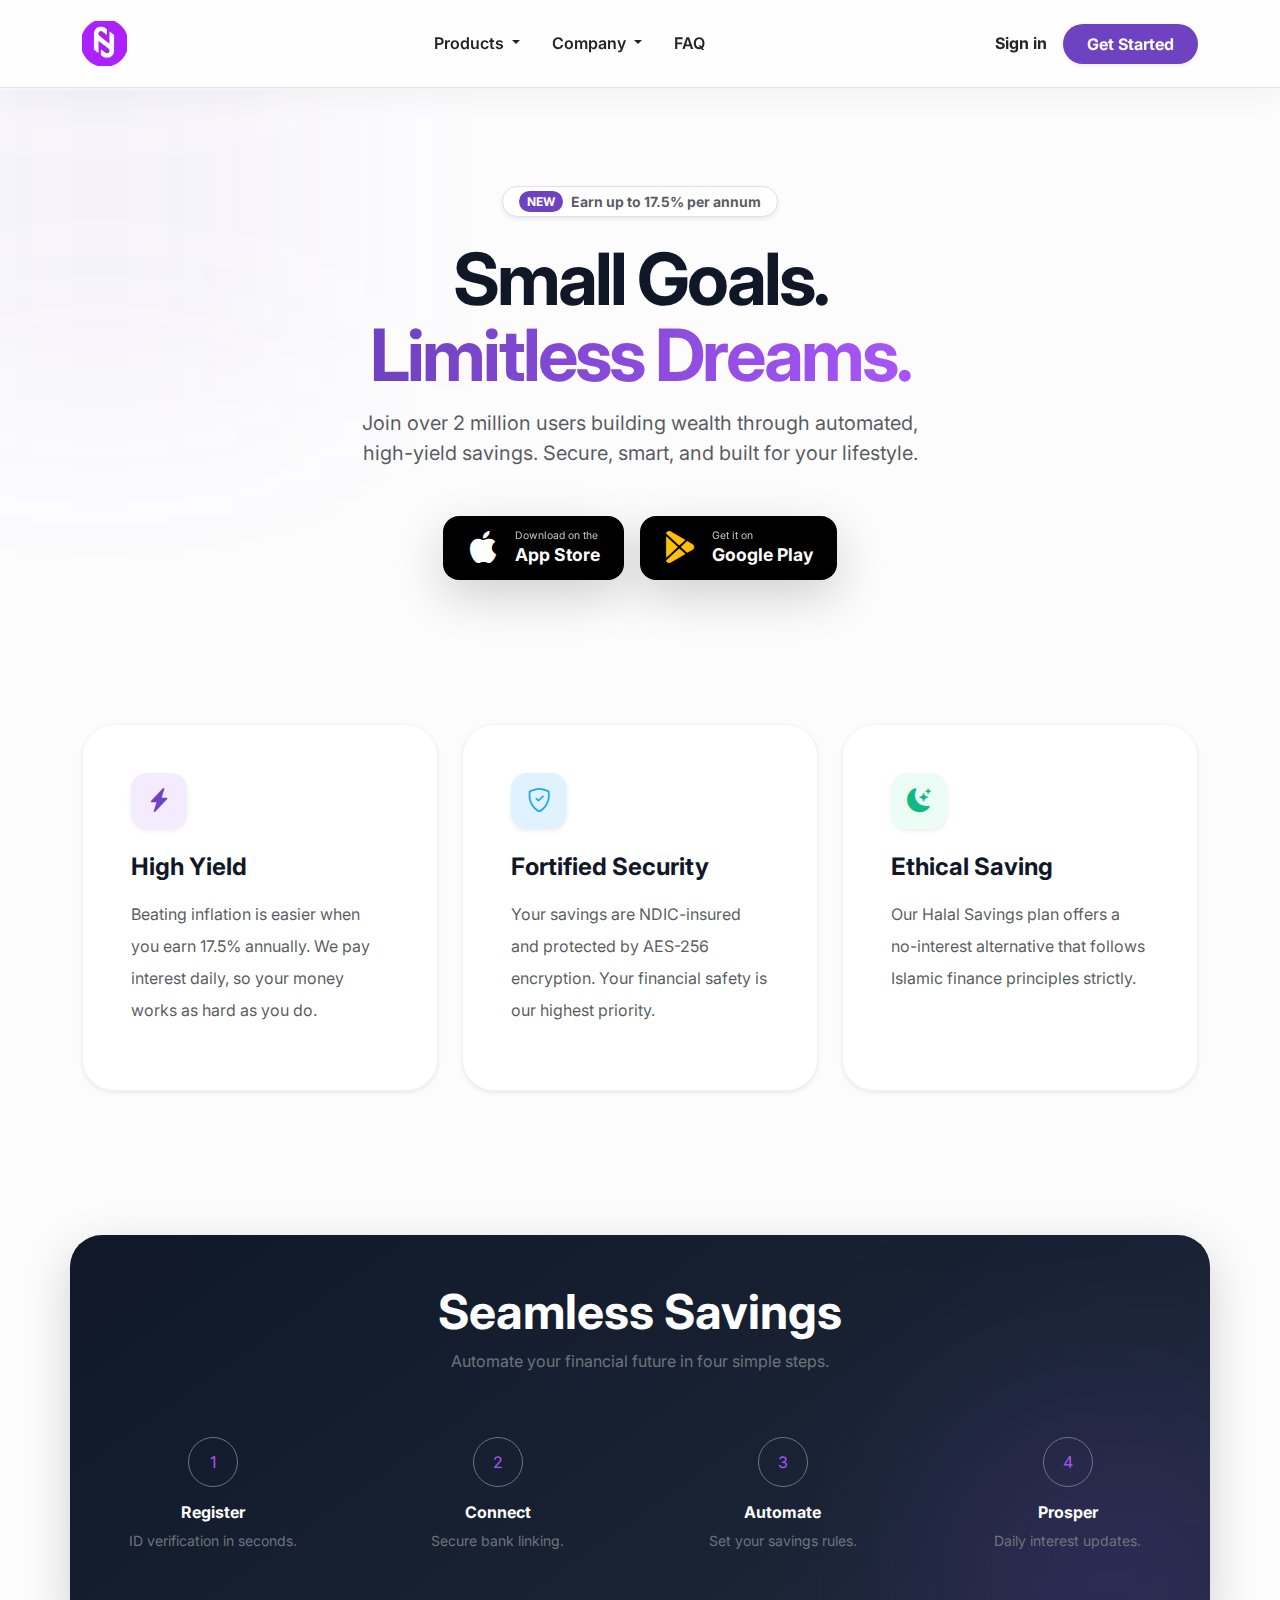
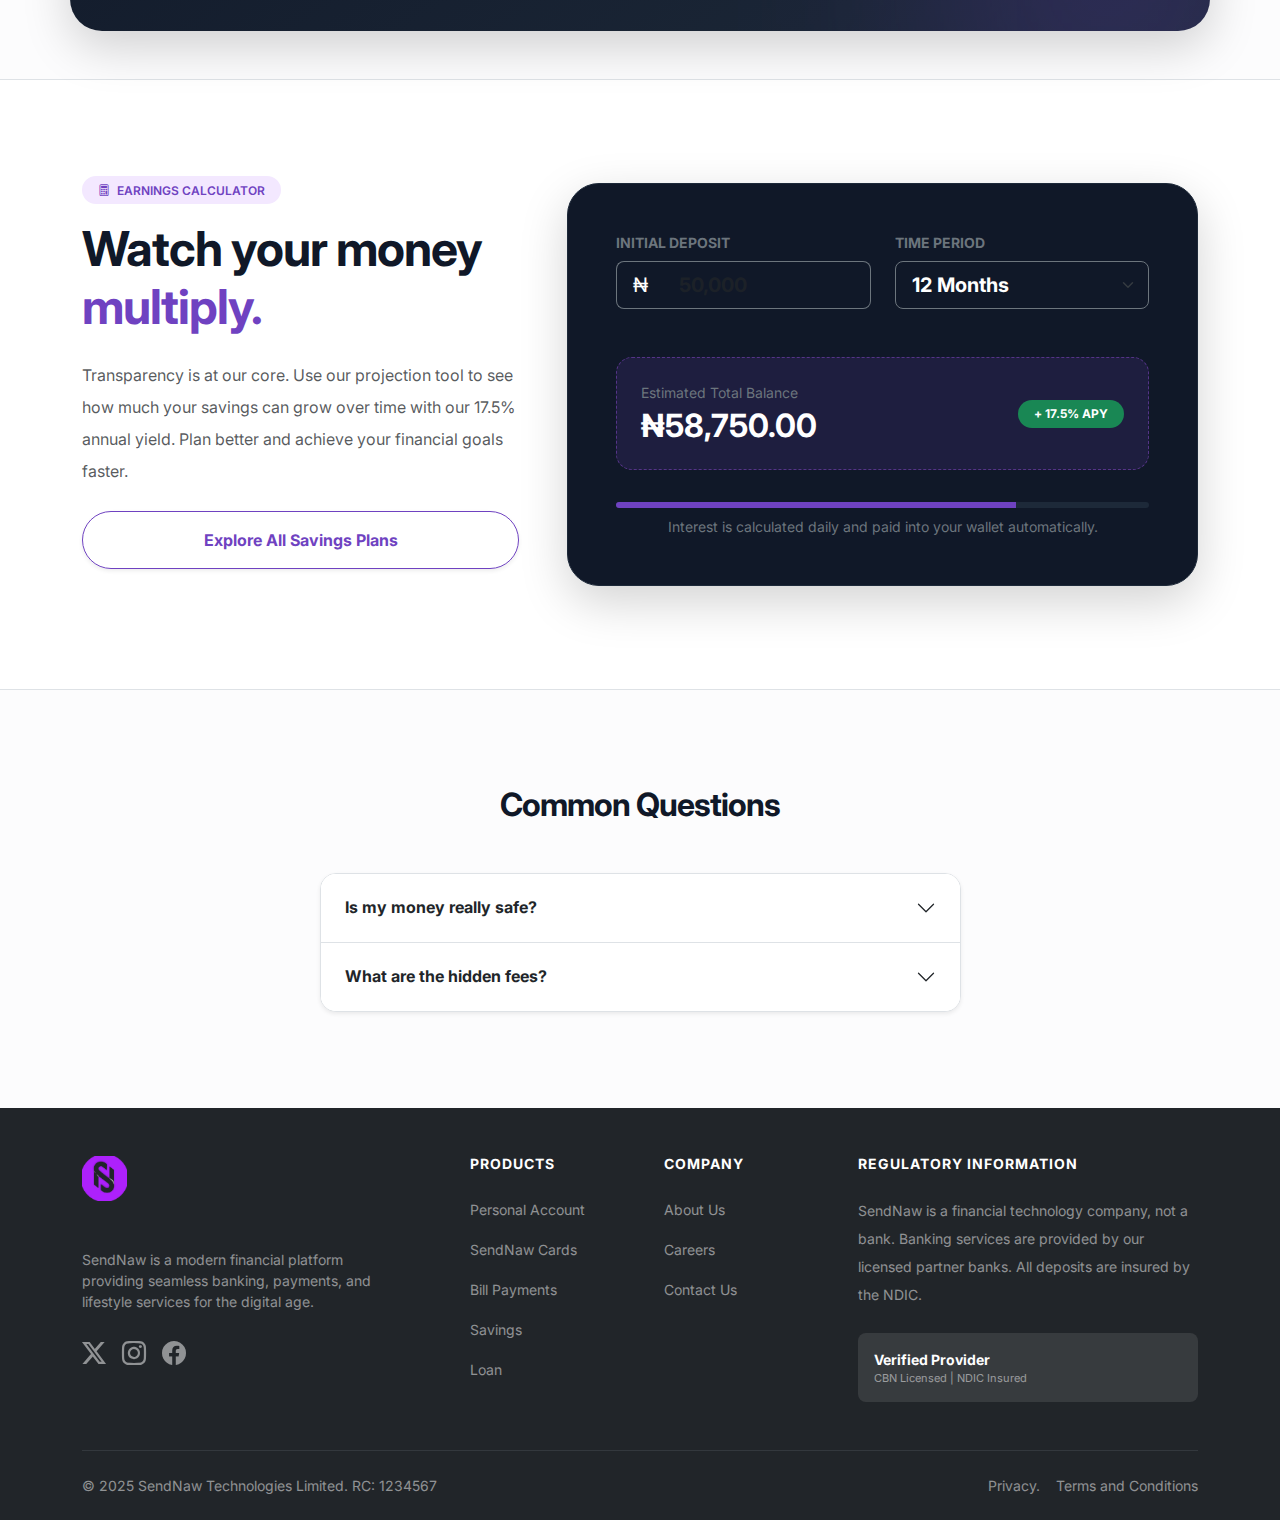
<file: Savings-page.html>
<!DOCTYPE html>
<html lang="en">

<head>
    <meta charset="UTF-8">
    <meta name="viewport" content="width=device-width, initial-scale=1.0">
    <title>The Future of Savings</title>
    <link href="https://fonts.googleapis.com/css2?family=Inter:wght@400;600;700;800&display=swap" rel="stylesheet">
    <link href="https://cdn.jsdelivr.net/npm/bootstrap@5.3.2/dist/css/bootstrap.min.css" rel="stylesheet">
    <link href="https://cdn.jsdelivr.net/npm/bootstrap-icons@1.11.1/font/bootstrap-icons.css" rel="stylesheet">
    <link rel="stylesheet" href="./script.css">
</head>

<body style="font-family: 'Inter', sans-serif; background-color: #fcfcfd; color: #101828;">

    <!-- Navbar -->
    <nav class="navbar navbar-expand-lg fixed-top bg-white bg-opacity-75 border-bottom py-3"
        style="backdrop-filter: blur(15px); box-shadow: 0 10px 30px rgba(0,0,0,0.04);">
        <div class="container">
            <!-- logo anchor -->
            <a class="navbar-brand d-flex align-items-center fw-bold" href="/">
                <img src="/images/SendNaw_logo_main-removebg-preview.png" alt="SendNaw" height="45">
            </a>

            <button class="navbar-toggler border-0 shadow-none" type="button" data-bs-toggle="collapse"
                data-bs-target="#sendnawNav">
                <span class="navbar-toggler-icon"></span>
                <span class="visually-hidden">toggle icon</span>
            </button>

            <div class="collapse navbar-collapse" id="sendnawNav">
                <ul class="navbar-nav mx-auto align-items-center">

                    <li class="nav-item dropdown position-static mx-lg-3">
                        <a class="nav-link dropdown-toggle fw-semibold text-dark px-0" href="#" role="button"
                            data-bs-toggle="dropdown" aria-expanded="false"
                            style="transition: border-color 0.3s ease; border-bottom: 2px solid transparent !important;"
                            onmouseover="this.style.borderBottomColor='#6f42c1'"
                            onmouseout="this.style.borderBottomColor='transparent'">
                            Products
                        </a>
                        <div class="dropdown-menu shadow-lg border-0 rounded-4 mt-2 p-4"
                            style="width: 100%; max-width: 600px; left: 50%; transform: translateX(-50%);">
                            <div class="row g-4">
                                <div class="col-md-6">
                                    <h6 class="text-uppercase small fw-bold text-primary mb-3"
                                        style="letter-spacing: 1px;">Payments</h6>
                                    <a class="dropdown-item d-flex align-items-start gap-3 py-2 rounded-3" href="#">
                                        <div class="bg-primary bg-opacity-10 p-2 rounded-3 text-primary"><i
                                                class="bi bi-send-fill"></i></div>
                                        <div>
                                            <div class="fw-bold text-dark">Instant Transfers</div>
                                            <small class="text-muted">Move money in seconds</small>
                                        </div>
                                    </a>
                                    <a class="dropdown-item d-flex align-items-start gap-3 py-2 rounded-3" href="#">
                                        <div class="bg-success bg-opacity-10 p-2 rounded-3 text-success"><i
                                                class="bi bi-phone-vibrate"></i></div>
                                        <div>
                                            <div class="fw-bold text-dark">Phone Number Pay</div>
                                            <small class="text-muted">No account number needed</small>
                                        </div>
                                    </a>
                                </div>
                                <div class="col-md-6">
                                    <h6 class="text-uppercase small fw-bold text-warning mb-3"
                                        style="letter-spacing: 1px;">Lifestyle</h6>
                                    <a class="dropdown-item d-flex align-items-start gap-3 py-2 rounded-3" href="#">
                                        <div class="bg-warning bg-opacity-10 p-2 rounded-3 text-warning"><i
                                                class="bi bi-lightning-charge-fill"></i></div>
                                        <div>
                                            <div class="fw-bold text-dark">Bills & Airtime</div>
                                            <small class="text-muted">Utility payments made easy</small>
                                        </div>
                                    </a>

                                    <a class="dropdown-item d-flex align-items-start gap-3 py-2 rounded-3" href="#">
                                        <div class="bg-primary bg-opacity-10 p-2 rounded-3 text-primary"
                                            style="color: #6f42c1 !important; background-color: rgba(111, 66, 193, 0.1) !important;">
                                            <i class="bi bi-credit-card-2-front-fill"></i>
                                        </div>
                                        <div>
                                            <div class="fw-bold text-dark">Virtual Cards</div>
                                            <small class="text-muted">Shop globally with USD cards</small>
                                        </div>
                                    </a>
                                </div>
                                <div class="col-md-6">
                                    <h6 class="text-uppercase small fw-bold text-danger mb-3"
                                        style="letter-spacing: 1px;">Global Commerce</h6>

                                    <a class="dropdown-item d-flex align-items-start gap-3 py-2 rounded-3" href="#">
                                        <div class="bg-danger bg-opacity-10 p-2 rounded-3 text-danger">
                                            <i class="bi bi-globe2"></i>
                                        </div>
                                        <div>
                                            <div class="fw-bold text-dark">USD Virtual Cards</div>
                                            <small class="text-muted">Pay for Netflix, Amazon & Ads</small>
                                        </div>
                                    </a>

                                    <a class="dropdown-item d-flex align-items-start gap-3 py-2 rounded-3" href="#">
                                        <div class="bg-primary bg-opacity-10 p-2 rounded-3 text-primary"
                                            style="color: #6f42c1 !important; background-color: rgba(111, 66, 193, 0.1) !important;">
                                            <i class="bi bi-cash-stack"></i>
                                        </div>
                                        <div>
                                            <div class="fw-bold text-dark">Multi-Currency Wallets</div>
                                            <small class="text-muted">Hold Naira, Dollars, and Pounds</small>
                                        </div>
                                    </a>

                                    <a class="dropdown-item d-flex align-items-start gap-3 py-2 rounded-3" href="#">
                                        <div class="bg-info bg-opacity-10 p-2 rounded-3 text-info">
                                            <i class="bi bi-cart-check-fill"></i>
                                        </div>
                                        <div>
                                            <div class="fw-bold text-dark">SendNaw Pay</div>
                                            <small class="text-muted">One-click checkout for merchants</small>
                                        </div>
                                    </a>
                                </div>

                            </div>
                        </div>
                    </li>

                    <li class="nav-item dropdown mx-lg-3">
                        <a class="nav-link dropdown-toggle fw-semibold text-dark px-0" href="#" role="button"
                            data-bs-toggle="dropdown"
                            style="transition: border-color 0.3s ease; border-bottom: 2px solid transparent !important;"
                            onmouseover="this.style.borderBottomColor='#6f42c1'"
                            onmouseout="this.style.borderBottomColor='transparent'">
                            Company
                        </a>
                        <div class="dropdown-menu shadow-lg border-0 rounded-4 p-2 mt-2" style="min-width: 200px;">
                            <a class="dropdown-item py-2 rounded-2 fw-medium" href="./About.html">About Us</a>
                            <a class="dropdown-item py-2 rounded-2 fw-medium" href="./Career.html">Careers</a>
                            <a class="dropdown-item py-2 rounded-2 fw-medium" href="./Contact.html">Contact</a>
                        </div>
                    </li>

                    <li class="nav-item mx-lg-3">
                        <a class="nav-link fw-semibold text-dark px-0" href="./FAQ.html"
                            style="transition: border-color 0.3s ease; border-bottom: 2px solid transparent !important;"
                            onmouseover="this.style.borderBottomColor='#6f42c1'"
                            onmouseout="this.style.borderBottomColor='transparent'">
                            FAQ
                        </a>
                    </li>
                </ul>

                <div class="d-flex align-items-center gap-3 mt-3 mt-lg-0">
                    <a href="./signin.html" class="nav-link fw-bold px-0 text-dark text-decoration-none"
                        style="transition: border-color 0.3s ease; border-bottom: 2px solid transparent !important;"
                        onmouseover="this.style.borderBottomColor='#6f42c1'"
                        onmouseout="this.style.borderBottomColor='transparent'">
                        Sign in
                    </a>
                    <a href="./signup.html" class="btn px-4 py-2 rounded-pill fw-bold shadow-sm border-0"
                        style="background-color: #6f42c1; color: #fff;">
                        Get Started
                    </a>
                </div>
            </div>
        </div>
    </nav>

    <header class="py-5 text-center position-relative overflow-hidden">
        <div class="position-absolute"
            style="width: 400px; height: 400px; background: rgba(111, 66, 193, 0.05); filter: blur(100px); top: -100px; left: -100px; z-index: -1;">
        </div>

        <div class="container py-5">
            <div class="d-inline-flex align-items-center rounded-pill px-3 py-1 mb-4 shadow-sm border bg-white">
                <span class="badge rounded-pill bg-primary me-2"
                    style="background-color: #6f42c1 !important;">NEW</span>
                <small class="fw-bold text-muted">Earn up to 17.5% per annum</small>
            </div>

            <h1 class="display-2 fw-bolder mb-3" style="letter-spacing: -3px; line-height: 1.05;">
                Small Goals. <br><span
                    style="background: linear-gradient(90deg, #6f42c1, #a855f7); -webkit-background-clip: text; -webkit-text-fill-color: transparent;">Limitless
                    Dreams.</span>
            </h1>

            <p class="lead text-muted mb-5 mx-auto" style="max-width: 600px; font-weight: 400;">
                Join over 2 million users building wealth through automated, high-yield savings. Secure, smart, and
                built for your lifestyle.
            </p>

            <div class="d-flex flex-wrap justify-content-center gap-3">
                <a href="#" class="btn btn-dark btn-lg rounded-4 px-4 py-2 shadow-lg d-flex align-items-center border-0"
                    style="background: #000;">
                    <i class="bi bi-apple fs-2 me-3"></i>
                    <div class="text-start" style="line-height: 1.2;">
                        <small class="d-block opacity-75" style="font-size: 0.65rem;">Download on the</small>
                        <span class="fw-bold" style="font-size: 1.1rem;">App Store</span>
                    </div>
                </a>
                <a href="#" class="btn btn-dark btn-lg rounded-4 px-4 py-2 shadow-lg d-flex align-items-center border-0"
                    style="background: #000;">
                    <i class="bi bi-google-play fs-2 me-3 text-warning"></i>
                    <div class="text-start" style="line-height: 1.2;">
                        <small class="d-block opacity-75" style="font-size: 0.65rem;">Get it on</small>
                        <span class="fw-bold" style="font-size: 1.1rem;">Google Play</span>
                    </div>
                </a>
            </div>
        </div>
    </header>

    <section class="container py-5">
        <div class="row g-4">
            <div class="col-md-4">
                <div class="p-5 bg-white border rounded-5 h-100 shadow-sm transition-all"
                    style="border-color: #f2f4f7 !important;">
                    <div class="mb-4 d-flex align-items-center justify-content-center rounded-4 shadow-sm"
                        style="width: 56px; height: 56px; background: #f4ebff; color: #6f42c1;">
                        <i class="bi bi-lightning-charge-fill fs-4"></i>
                    </div>
                    <h4 class="fw-bold mb-3">High Yield</h4>
                    <p class="text-muted lh-lg">Beating inflation is easier when you earn 17.5% annually. We pay
                        interest daily, so your money works as hard as you do.</p>
                </div>
            </div>
            <div class="col-md-4">
                <div class="p-5 bg-white border rounded-5 h-100 shadow-sm" style="border-color: #f2f4f7 !important;">
                    <div class="mb-4 d-flex align-items-center justify-content-center rounded-4 shadow-sm"
                        style="width: 56px; height: 56px; background: #e0f2fe; color: #0ea5e9;">
                        <i class="bi bi-shield-check fs-4"></i>
                    </div>
                    <h4 class="fw-bold mb-3">Fortified Security</h4>
                    <p class="text-muted lh-lg">Your savings are NDIC-insured and protected by AES-256 encryption. Your
                        financial safety is our highest priority.</p>
                </div>
            </div>
            <div class="col-md-4">
                <div class="p-5 bg-white border rounded-5 h-100 shadow-sm" style="border-color: #f2f4f7 !important;">
                    <div class="mb-4 d-flex align-items-center justify-content-center rounded-4 shadow-sm"
                        style="width: 56px; height: 56px; background: #ecfdf5; color: #10b981;">
                        <i class="bi bi-moon-stars-fill fs-4"></i>
                    </div>
                    <h4 class="fw-bold mb-3">Ethical Saving</h4>
                    <p class="text-muted lh-lg">Our Halal Savings plan offers a no-interest alternative that follows
                        Islamic finance principles strictly.</p>
                </div>
            </div>
        </div>
    </section>

    <section class="py-5 mt-5">
        <div class="container py-5 bg-dark rounded-5 shadow-lg position-relative overflow-hidden"
            style="background: linear-gradient(145deg, #101828, #1d2939) !important;">
            <div class="position-absolute"
                style="width: 300px; height: 300px; background: #6f42c1; filter: blur(120px); bottom: -100px; right: -50px; opacity: 0.3;">
            </div>

            <div class="text-center mb-5 position-relative">
                <h2 class="fw-bold text-white display-5">Seamless Savings</h2>
                <p class="text-secondary">Automate your financial future in four simple steps.</p>
            </div>

            <div class="row g-4 position-relative">
                <div class="col-6 col-md-3">
                    <div class="text-center p-3">
                        <div class="mx-auto mb-3 d-flex align-items-center justify-content-center border border-secondary rounded-circle"
                            style="width: 50px; height: 50px; color: #a855f7;">1</div>
                        <h6 class="text-white fw-bold">Register</h6>
                        <p class="text-secondary small">ID verification in seconds.</p>
                    </div>
                </div>
                <div class="col-6 col-md-3">
                    <div class="text-center p-3">
                        <div class="mx-auto mb-3 d-flex align-items-center justify-content-center border border-secondary rounded-circle"
                            style="width: 50px; height: 50px; color: #a855f7;">2</div>
                        <h6 class="text-white fw-bold">Connect</h6>
                        <p class="text-secondary small">Secure bank linking.</p>
                    </div>
                </div>
                <div class="col-6 col-md-3">
                    <div class="text-center p-3">
                        <div class="mx-auto mb-3 d-flex align-items-center justify-content-center border border-secondary rounded-circle"
                            style="width: 50px; height: 50px; color: #a855f7;">3</div>
                        <h6 class="text-white fw-bold">Automate</h6>
                        <p class="text-secondary small">Set your savings rules.</p>
                    </div>
                </div>
                <div class="col-6 col-md-3">
                    <div class="text-center p-3">
                        <div class="mx-auto mb-3 d-flex align-items-center justify-content-center border border-secondary rounded-circle"
                            style="width: 50px; height: 50px; color: #a855f7;">4</div>
                        <h6 class="text-white fw-bold">Prosper</h6>
                        <p class="text-secondary small">Daily interest updates.</p>
                    </div>
                </div>
            </div>
        </div>
    </section>

    <section class="py-5 bg-white border-top border-bottom">
        <div class="container py-5">
            <div class="row align-items-center g-5">

                <!-- Left Content -->
                <div class="col-lg-5">
                    <div class="badge rounded-pill px-3 py-2 mb-3"
                        style="background: #f3e8ff; color: #6f42c1; font-weight: 600;">
                        <i class="bi bi-calculator me-1"></i> EARNINGS CALCULATOR
                    </div>
                    <h2 class="display-5 fw-bolder mb-4" style="letter-spacing: -1px;">
                        Watch your money <span class="text-primary" style="color: #6f42c1 !important;">multiply.</span>
                    </h2>
                    <p class="text-muted mb-4 lh-lg">
                        Transparency is at our core. Use our projection tool to see how much your savings can grow over
                        time
                        with our 17.5% annual yield. Plan better and achieve your financial goals faster.
                    </p>
                    <div class="d-grid mb-4">
                        <button id="explorePlansBtn" class="btn rounded-pill fw-bold py-3 px-4 shadow-sm"
                            style="border-color: #6f42c1; color: #6f42c1; transition: 0.3s;"
                            onmouseover="this.style.backgroundColor='#6f42c1'; this.style.color='white'"
                            onmouseout="this.style.backgroundColor='transparent'; this.style.color='#6f42c1'">
                            Explore All Savings Plans
                        </button>
                    </div>

                    <div id="savingsModule"
                        style="display: none; background: white; border-radius: 24px; padding: 30px; border: 1px solid #eaecf0; font-family: 'Inter', sans-serif; width: 100%; max-width: 500px; margin: 0 auto; box-shadow: 0 10px 30px rgba(0,0,0,0.05);">

                        <div id="planSelectionView">
                            <div
                                style="display: flex; justify-content: space-between; align-items: center; margin-bottom: 20px;">
                                <h5 style="font-weight: 800; margin-bottom: 0; color: #101828;">Choose a Plan</h5>
                                <button onclick="document.getElementById('savingsModule').style.display='none'"
                                    style="border:none; background:none; font-size:1.2rem; cursor:pointer;">&times;</button>
                            </div>

                            <button onclick="showAccessOptions('Flexible Savings')"
                                style="width: 100%; text-align: left; padding: 15px; border: 1px solid #f2f4f7; background: #fcfcfd; border-radius: 16px; margin-bottom: 12px; cursor: pointer; display: flex; justify-content: space-between; align-items: center;">
                                <div>
                                    <span style="display: block; font-weight: 700; color: #101828;">Flexible
                                        Savings</span>
                                    <span style="font-size: 0.8rem; color: #667085;">17.5% Annual Yield</span>
                                </div>
                                <i class="bi bi-chevron-right" style="color: #6f42c1;"></i>
                            </button>

                            <button onclick="showAccessOptions('Fixed Deposit')"
                                style="width: 100%; text-align: left; padding: 15px; border: 1px solid #f2f4f7; background: #fcfcfd; border-radius: 16px; margin-bottom: 12px; cursor: pointer; display: flex; justify-content: space-between; align-items: center;">
                                <div>
                                    <span style="display: block; font-weight: 700; color: #101828;">Fixed Deposit</span>
                                    <span style="font-size: 0.8rem; color: #667085;">High-yield locked savings</span>
                                </div>
                                <i class="bi bi-chevron-right" style="color: #6f42c1;"></i>
                            </button>
                        </div>

                        <div id="accessHubView" style="display: none; text-align: center;">
                            <button onclick="goBackToPlans()"
                                style="border: none; background: none; color: #667085; font-size: 0.8rem; cursor: pointer; margin-bottom: 15px;">
                                <i class="bi bi-arrow-left"></i> Change Plan
                            </button>

                            <h5 id="selectedPlanTitle" style="font-weight: 800; margin-bottom: 10px;">Get Started</h5>
                            <p style="font-size: 0.85rem; color: #667085; margin-bottom: 25px;">Download or sign in to
                                start your <span id="planNameLabel" style="color:#6f42c1; font-weight: 600;"></span>.
                            </p>

                            <a href="signin.html"
                                style="display: block; background: #6f42c1; color: white; text-decoration: none; padding: 14px; border-radius: 50px; font-weight: 700; margin-bottom: 15px;">SIGN
                                IN TO ACCESS</a>

                            <div style="display: flex; gap: 10px;">
                                <a href="https://play.google.com" target="_blank"
                                    style="flex: 1; border: 1px solid #d0d5dd; color: #101828; text-decoration: none; padding: 10px; border-radius: 12px; font-size: 0.8rem; font-weight: 600;">PlayStore</a>
                                <a href="https://apple.com" target="_blank"
                                    style="flex: 1; border: 1px solid #d0d5dd; color: #101828; text-decoration: none; padding: 10px; border-radius: 12px; font-size: 0.8rem; font-weight: 600;">AppStore</a>
                            </div>
                        </div>
                    </div>
                </div>

                <!-- Right Calculator Card -->
                <div class="col-lg-7">
                    <div class="p-5 rounded-5 shadow-lg border"
                        style="background: #101828; border-color: #1d2939 !important;">
                        <div class="row g-4">
                            <!-- Initial Deposit -->
                            <div class="col-md-6">
                                <label class="text-secondary small fw-bold text-uppercase mb-2 d-block">Initial
                                    Deposit</label>
                                <div class="input-group input-group-lg border-0 shadow-none">
                                    <span
                                        class="input-group-text bg-transparent border-secondary text-white border-end-0">₦</span>
                                    <input type="text"
                                        class="form-control bg-transparent border-secondary text-white border-start-0 shadow-none"
                                        placeholder="50,000" style="font-weight: 700;">
                                </div>
                            </div>

                            <!-- Time Period -->
                            <div class="col-md-6">
                                <label class="text-secondary small fw-bold text-uppercase mb-2 d-block">Time
                                    Period</label>
                                <select
                                    class="form-select form-select-lg bg-transparent border-secondary text-white shadow-none"
                                    style="font-weight: 700;">
                                    <option class="text-dark">12 Months</option>
                                    <option class="text-dark">24 Months</option>
                                    <option class="text-dark">5 Years</option>
                                </select>
                            </div>

                            <!-- Result -->
                            <div class="col-12 mt-5">
                                <div class="p-4 rounded-4"
                                    style="background: rgba(111, 66, 193, 0.15); border: 1px dashed rgba(168, 85, 247, 0.4);">
                                    <div class="d-flex justify-content-between align-items-center">
                                        <div>
                                            <span class="text-secondary small d-block mb-1">Estimated Total
                                                Balance</span>
                                            <h2 class="text-white fw-bolder mb-0">₦58,750.00</h2>
                                        </div>
                                        <div class="text-end">
                                            <span class="badge bg-success rounded-pill px-3 py-2">+ 17.5% APY</span>
                                        </div>
                                    </div>
                                </div>
                            </div>
                        </div>

                        <!-- Progress and Info -->
                        <div class="mt-4 pt-2">
                            <div class="progress" style="height: 6px; background: #1d2939;">
                                <div class="progress-bar" role="progressbar" style="width: 75%; background: #6f42c1;"
                                    aria-valuenow="75" aria-valuemin="0" aria-valuemax="100"></div>
                            </div>
                            <small class="text-secondary d-block mt-2 text-center">
                                Interest is calculated daily and paid into your wallet automatically.
                            </small>
                        </div>
                    </div>
                </div>

            </div>
        </div>
    </section>



    <section class="container py-5 my-5">
        <div class="row justify-content-center">
            <div class="col-lg-7">
                <h3 class="fw-bolder mb-5 text-center fs-2" style="letter-spacing: -1px;">Common Questions</h3>
                <div class="accordion accordion-flush shadow-sm rounded-4 border overflow-hidden bg-white"
                    id="faqAccordion">
                    <div class="accordion-item border-0">
                        <h2 class="accordion-header">
                            <button class="accordion-button collapsed fw-bold py-4 px-4 shadow-none" type="button"
                                data-bs-toggle="collapse" data-bs-target="#faq1">
                                Is my money really safe?
                            </button>
                        </h2>
                        <div id="faq1" class="accordion-collapse collapse" data-bs-parent="#faqAccordion">
                            <div class="accordion-body text-muted px-4 pb-4">
                                Yes. SendNaw works with regulated Microfinance Banks licensed by the CBN. All deposits
                                are protected up to the NDIC maximum.
                            </div>
                        </div>
                    </div>
                    <div class="accordion-item border-0 border-top">
                        <h2 class="accordion-header">
                            <button class="accordion-button collapsed fw-bold py-4 px-4 shadow-none" type="button"
                                data-bs-toggle="collapse" data-bs-target="#faq2">
                                What are the hidden fees?
                            </button>
                        </h2>
                        <div id="faq2" class="accordion-collapse collapse" data-bs-parent="#faqAccordion">
                            <div class="accordion-body text-muted px-4 pb-4">
                                None. We believe in transparency. No maintenance fees, no SMS charges, and no withdrawal
                                penalties on flexible plans.
                            </div>
                        </div>
                    </div>
                </div>
            </div>
        </div>
    </section>



    <!-- footer -->
    <footer class="pt-5 pb-4 bg-dark">
        <div class="container text-white">
            <div class="row g-5 mb-5">
                <div class="col-lg-4">
                    <!-- logo anchor -->
                    <a class="navbar-brand d-flex align-items-center fw-bold" href="/">
                        <img src="/images/SendNaw_logo_main-removebg-preview.png" alt="SendNaw" height="45">
                    </a>
                    <p class="small pe-lg-5 text-white-50 pt-5">
                        SendNaw is a modern financial platform providing seamless banking, payments, and lifestyle
                        services for the digital age.
                    </p>
                    <div class="d-flex gap-3 mt-4">
                        <a href="#" class="text-white opacity-50 text-decoration-none"><i
                                class="bi bi-twitter-x fs-4"></i></a>
                        <a href="https://www.instagram.com/joinsendnaw?igsh=MW5tb2Y4Mjd3ZnlhbA=="
                            class="text-white opacity-50 text-decoration-none"><i class="bi bi-instagram fs-4"></i></a>
                        <a href="#" class="text-white opacity-50 text-decoration-none"><i
                                class="bi bi-facebook fs-4"></i></a>
                    </div>
                </div>

                <div class="col-6 col-md-3 col-lg-2">
                    <h6 class="fw-bold mb-4 text-uppercase small" style="letter-spacing: 1px;">Products</h6>
                    <ul class="list-unstyled d-grid gap-3">
                        <li><a href="#" class="text-white-50 small text-decoration-none link-light">Personal Account</a>
                        </li>
                        <li><a href="./virtual-card-page.html"
                                class="text-white-50 small text-decoration-none link-light">SendNaw Cards</a>
                        </li>
                        <li><a href="#" class="text-white-50 small text-decoration-none link-light">Bill Payments</a>
                        </li>
                        <li><a href="./Savings-page.html"
                                class="text-white-50 small text-decoration-none link-light">Savings</a></li>
                        <li><a href="./Savings-page.html"
                                class="text-white-50 small text-decoration-none link-light">Loan</a></li>
                    </ul>
                </div>

                <div class="col-6 col-md-3 col-lg-2">
                    <h6 class="fw-bold mb-4 text-uppercase small" style="letter-spacing: 1px;">Company</h6>
                    <ul class="list-unstyled d-grid gap-3">
                        <li><a href="./About.html" class="text-white-50 small text-decoration-none link-light">About
                                Us</a></li>
                        <li><a href="./Career.html"
                                class="text-white-50 small text-decoration-none link-light">Careers</a></li>
                        <li><a href="./Contact.html" class="text-white-50 small text-decoration-none link-light">Contact
                                Us</a></li>
                    </ul>
                </div>

                <div class="col-md-6 col-lg-4">
                    <h6 class="fw-bold mb-4 text-uppercase small" style="letter-spacing: 1px;">Regulatory Information
                    </h6>
                    <p class="text-white-50 small mb-4 lh-lg">
                        SendNaw is a financial technology company, not a bank. Banking services are provided by our
                        licensed partner banks. All deposits are insured by the NDIC.
                    </p>
                    <div class="p-3 rounded-3 bg-white bg-opacity-10">
                        <p class="small text-white mb-0 fw-bold">Verified Provider</p>
                        <p class="text-white-50 mb-0" style="font-size: 11px;">CBN Licensed | NDIC Insured</p>
                    </div>
                </div>
            </div>

            <hr class="border-secondary opacity-25 my-4">

            <div class="row align-items-center">
                <div class="col-md-6 text-center text-md-start mb-3 mb-md-0">
                    <p class="text-white-50 small mb-0">&copy; 2025 SendNaw Technologies Limited. RC: 1234567</p>
                </div>
                <div class="col-md-6 text-center text-md-end">
                    <div class="d-flex justify-content-center justify-content-md-end gap-3">
                        <a href="./privacy-policy.html"
                            class="text-white-50 small text-decoration-none link-light">Privacy.</a>
                        <a href="./terms-condition.html"
                            class="text-white-50 small text-decoration-none link-light">Terms and Conditions</a>
                    </div>
                </div>
            </div>
        </div>
    </footer>

    <script>
        // Toggle the main module
        document.getElementById('explorePlansBtn').addEventListener('click', () => {
            const module = document.getElementById('savingsModule');
            module.style.display = module.style.display === 'none' ? 'block' : 'none';

            // Scroll to the module smoothly on mobile
            if (module.style.display === 'block') {
                module.scrollIntoView({ behavior: 'smooth', block: 'center' });
            }
        });

        // Handle Plan Selection
        const showAccessOptions = (planName) => {
            document.getElementById('planSelectionView').style.display = 'none';
            document.getElementById('accessHubView').style.display = 'block';
            document.getElementById('planNameLabel').innerText = planName;
        };

        // Go back to list
        const goBackToPlans = () => {
            document.getElementById('planSelectionView').style.display = 'block';
            document.getElementById('accessHubView').style.display = 'none';
        };
    </script>
    <script src="https://cdn.jsdelivr.net/npm/bootstrap@5.3.2/dist/js/bootstrap.bundle.min.js"></script>
</body>

</html>
</file>
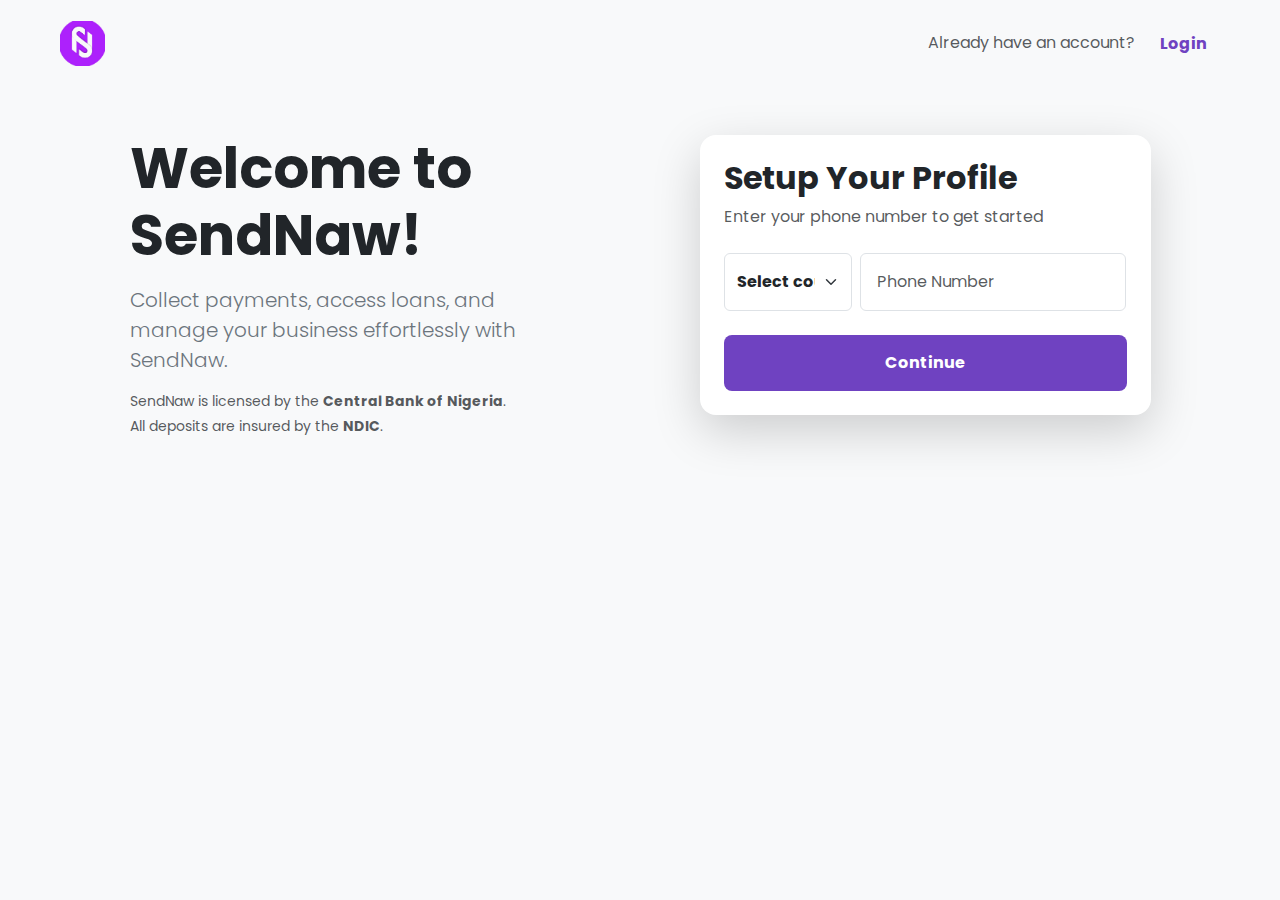
<file: signup.html>
<!DOCTYPE html>
<html lang="en">

<head>
    <meta charset="UTF-8">
    <meta name="viewport" content="width=device-width, initial-scale=1.0">
    <title>Setup Profile</title>

    <!-- Google Fonts Poppins -->
    <link href="https://fonts.googleapis.com/css2?family=Poppins:wght@400;500;600;700&display=swap" rel="stylesheet">

    <!-- Bootstrap CSS -->
    <link href="https://cdn.jsdelivr.net/npm/bootstrap@5.3.8/dist/css/bootstrap.min.css" rel="stylesheet">
    <link href="https://cdn.jsdelivr.net/npm/bootstrap-icons@1.11.3/font/bootstrap-icons.css" rel="stylesheet">

    <style>
        :root {
            --bs-primary: #6f42c1;
            --bs-primary-rgb: 111, 66, 193;
            --bs-link-color: #6f42c1;
            --bs-link-hover-color: #520dc2;
        }

        body {
            font-family: 'Poppins', sans-serif;
            background-color: #f8f9fa;
        }

        .btn-sn {
            background-color: #6f42c1;
            color: #fff;
            border: none;
        }

        .btn-sn:hover {
            background-color: #520dc2;
            color: #fff;
        }

        .stepper-line {
            width: 2px;
            height: 40px;
            background-color: #dee2e6;
            margin-left: 15px;
        }

        .stepper-line.active {
            background-color: #6f42c1;
        }

        .otp-input {
            width: 50px;
            height: 50px;
            text-align: center;
            font-size: 1.5rem;
            border-radius: 8px;
            border: 1px solid #dee2e6;
            background: #fff;
        }

        .toast-container {
            position: fixed;
            top: 2rem;
            right: 2rem;
            z-index: 9999;
            height: 200px;
            /* taller container */
        }

        .toast-sn {
            background-color: #6f42c1;
            color: #fff;
            border: none;
        }
    </style>
</head>

<body>
    <!-- Navbar -->
    <nav class="navbar navbar-light bg-transparent py-3 px-md-5">
        <div class="container-fluid">
            <!-- logo anchor -->
            <a class="navbar-brand d-flex align-items-center fw-bold" href="/">
                <img src="/images/SendNaw_logo_main-removebg-preview.png" alt="SendNaw" height="45">
            </a>

            <div class="ms-auto">
                <span class="text-muted d-none d-md-inline">Already have an account?</span>
                <a href="./signin.html" class="btn btn-link text-sn-primary fw-bold text-decoration-none ms-2">Login</a>
            </div>
        </div>
    </nav>

    <!-- Main Content -->
    <main class="container py-5">
        <div class="row justify-content-center min-vh-75">
            <!-- Left Info Column -->
            <div class="col-lg-6 d-flex flex-column justify-content-between mb-5 mb-lg-0">
                <div id="welcome-text">
                    <h1 class="display-4 fw-bold mb-3">Welcome to SendNaw!</h1>
                    <p class="lead text-secondary w-75">
                        Collect payments, access loans, and manage your business effortlessly with SendNaw.
                    </p>
                </div>
                <div id="side-stepper" class="d-none mt-4">
                    <h2 class="fw-bold h5 mb-3">Setup Your Profile</h2>
                    <div class="d-flex align-items-center mb-2">
                        <i class="bi bi-check-circle-fill text-success fs-4"></i>
                        <div class="ms-3 lh-sm">
                            <small class="fw-bold d-block">STEP 1</small>
                            <small class="text-muted">Phone Number</small>
                        </div>
                    </div>
                    <div class="stepper-line active"></div>

                    <div class="d-flex align-items-center mb-2">
                        <i id="step2-icon" class="bi bi-record-circle-fill text-sn-primary fs-4"></i>
                        <div class="ms-3 lh-sm">
                            <small class="fw-bold d-block">STEP 2</small>
                            <small class="text-muted">Consent Request</small>
                        </div>
                    </div>
                    <div id="line-2" class="stepper-line"></div>

                    <div class="d-flex align-items-center">
                        <i id="step3-icon" class="bi bi-circle text-muted fs-4"></i>
                        <div class="ms-3 lh-sm">
                            <small class="fw-bold d-block text-muted">STEP 3</small>
                            <small class="text-muted">Verification</small>
                        </div>
                    </div>
                </div>

                <footer class="mt-auto">
                    <p class="small text-muted mb-1">SendNaw is licensed by the <strong>Central Bank of
                            Nigeria</strong>.</p>
                    <p class="small text-muted">All deposits are insured by the <strong>NDIC</strong>.</p>
                </footer>
            </div>

            <!-- Right Form Column -->
            <div class="col-lg-5">
                <div class="card border-0 shadow-lg rounded-4 p-4 bg-white">

                    <!-- Step 1 -->
                    <div id="step-1-card">
                        <h2 class="fw-bold mb-2">Setup Your Profile</h2>
                        <p class="text-muted mb-4">Enter your phone number to get started</p>
                        <div class="row g-2 mb-4">
                            <div class="col-4">
                                <!-- <label for="country">Country</label> -->
                                <select required class="form-select py-3 fw-bold">
                                    <option value="">Select country</option>
                                    <option value="ng">Nigeria</option>
                                    <option value="ke">Kenya</option>
                                    <option value="gh">Ghana</option>
                                    <option value="usa">United of America</option>
                                    <option value="Uk">United Kingdom</option>
                                </select>
                            </div>
                            <div class="col-8">
                                <input type="tel" id="phoneInput" class="form-control py-3 px-3"
                                    placeholder="Phone Number">
                            </div>
                        </div>
                        <button id="step1-btn" class="btn btn-sn w-100 py-3 fw-bold rounded-3">Continue</button>
                    </div>

                    <!-- Step 2 -->
                    <div id="step-2-card" class="d-none">
                        <button onclick="goToStep(1)"
                            class="btn btn-link text-sn-primary p-0 mb-3 text text-decoration-none">
                            <i class="bi bi-chevron-left"></i> Go back
                        </button>
                        <h2 class="fw-bold mb-3">Consent Request</h2>
                        <div class="form-check mb-3">
                            <input class="form-check-input" type="checkbox" id="c1">
                            <label class="form-check-label small text-muted" for="c1">
                                I agree to <a href="#" class="text-info fw-bold text-decoration-none">Terms &
                                    Conditions</a>
                            </label>
                        </div>
                        <div class="form-check mb-3">
                            <input class="form-check-input" type="checkbox" id="c2">
                            <label class="form-check-label small text-muted" for="c2">
                                I agree to <a href="#" class="text-info fw-bold text-decoration-none">Data Privacy
                                    Statement</a>
                            </label>
                        </div>
                        <button id="step2-btn" class="btn btn-sn w-100 py-3 fw-bold rounded-3">Continue</button>
                    </div>

                    <!-- Step 3 -->
                    <div id="step-3-card" class="d-none">
                        <button onclick="goToStep(2)"
                            class="btn btn-link text-sn-primary p-0 mb-3 text-decoration-none">
                            <i class="bi bi-chevron-left"></i> Go back
                        </button>
                        <h2 class="fw-bold mb-3">Verify Phone Number</h2>
                        <p class="text-muted mb-4">Enter the 6-digit code sent via SMS.</p>
                        <div class="d-flex justify-content-between mb-4">
                            <input type="text" placeholder="0" class="otp-input" maxlength="1">
                            <input type="text" placeholder="0" class="otp-input" maxlength="1">
                            <input type="text" placeholder="0" class="otp-input" maxlength="1">
                            <input type="text" placeholder="0" class="otp-input" maxlength="1">
                            <input type="text" placeholder="0" class="otp-input" maxlength="1">
                            <input type="text" placeholder="0" class="otp-input" maxlength="1">
                        </div>
                        <button id="step3-btn" class="btn btn-sn w-100 py-3 fw-bold rounded-3">Continue</button>
                    </div>

                </div>
            </div>
        </div>
    </main>

    <!-- Toast Container -->
    <div class="toast-container"></div>

    <!-- Scripts -->
    <script src="https://cdn.jsdelivr.net/npm/bootstrap@5.3.8/dist/js/bootstrap.bundle.min.js"></script>
    <script>
        // Simple step navigation
        function goToStep(step) {
            document.querySelectorAll('#step-1-card, #step-2-card, #step-3-card').forEach(c => c.classList.add('d-none'));
            document.getElementById('welcome-text').classList.add('d-none');
            document.getElementById('side-stepper').classList.remove('d-none');

            if (step === 1) document.getElementById('step-1-card').classList.remove('d-none');
            if (step === 2) document.getElementById('step-2-card').classList.remove('d-none');
            if (step === 3) document.getElementById('step-3-card').classList.remove('d-none');
        }

        // Toast function
        function showToast(message) {
            const container = document.querySelector('.toast-container');
            const toastEl = document.createElement('div');
            toastEl.className = 'toast toast-sn align-items-center mb-2';
            toastEl.setAttribute('role', 'alert');
            toastEl.innerHTML = `<div class="d-flex">
                <div class="toast-body">${message}</div>
                <button type="button" class="btn-close btn-close-white me-2 m-auto" data-bs-dismiss="toast"></button>
            </div>`;
            container.appendChild(toastEl);
            new bootstrap.Toast(toastEl, { delay: 3000 }).show();
        }

        // Step 1 validation
        document.getElementById('step1-btn').addEventListener('click', () => {
            const phone = document.getElementById('phoneInput').value.trim();
            if (phone.length < 10) return showToast("Please enter a valid phone number");
            goToStep(2);
        });

        // Step 2 validation
        document.getElementById('step2-btn').addEventListener('click', () => {
            const c1 = document.getElementById('c1').checked;
            const c2 = document.getElementById('c2').checked;
            if (!c1 || !c2) return showToast("Please agree to the required consents");
            goToStep(3);
        });
        document.getElementById('step3-btn').addEventListener('click', () => {
            window.location.href = 'index.html';
        });

    </script>
</body>

</html>
</file>
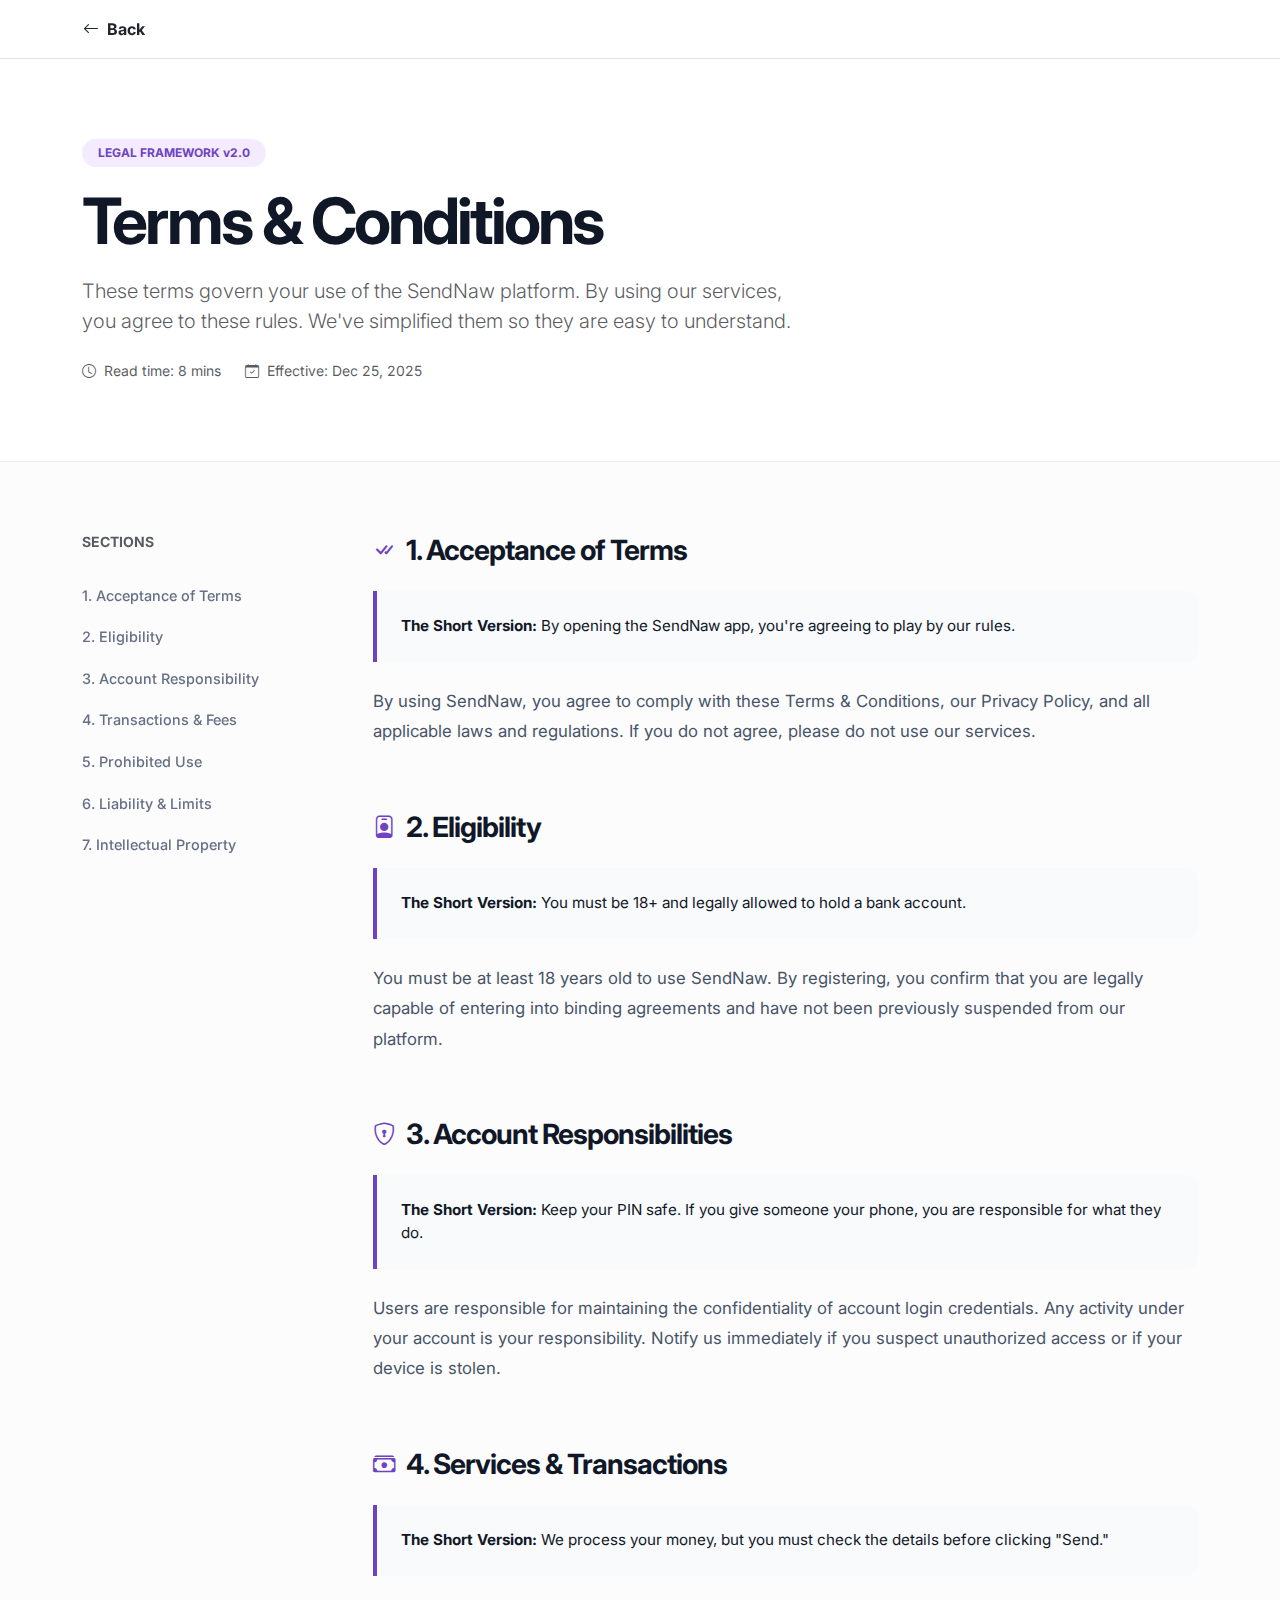
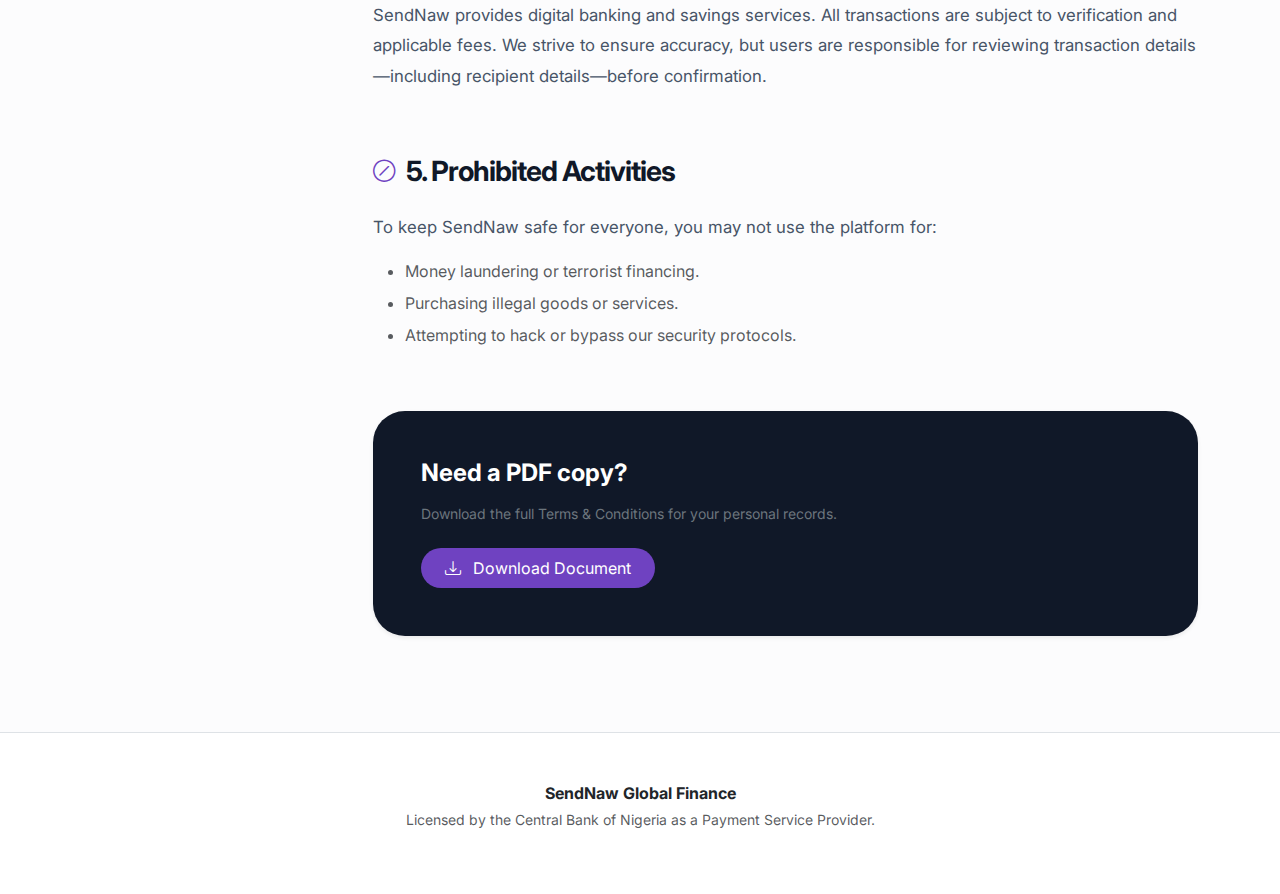
<file: terms-condition.html>
<!DOCTYPE html>
<html lang="en">

<head>
    <meta charset="UTF-8">
    <meta name="viewport" content="width=device-width, initial-scale=1.0">
    <title>Terms & Conditions</title>
    <link href="https://fonts.googleapis.com/css2?family=Inter:wght@400;500;600;700;800&display=swap" rel="stylesheet">
    <link href="https://cdn.jsdelivr.net/npm/bootstrap@5.3.2/dist/css/bootstrap.min.css" rel="stylesheet">
    <link rel="stylesheet" href="https://cdn.jsdelivr.net/npm/bootstrap-icons@1.11.1/font/bootstrap-icons.css">
    <style>
        :root {
            --brand-purple: #6f42c1;
            --bg-light: #fcfcfd;
            --text-dark: #101828;
        }

        body {
            font-family: 'Inter', sans-serif;
            background-color: var(--bg-light);
            color: var(--text-dark);
            scroll-behavior: smooth;
        }

        /* Navbar Blur */
        .glass-nav {
            background: rgba(255, 255, 255, 0.8);
            backdrop-filter: blur(12px);
            -webkit-backdrop-filter: blur(12px);
        }

        /* Typography Styles */
        .legal-header {
            padding: 80px 0;
            background: white;
            border-bottom: 1px solid #eaecf0;
        }

        .legal-section {
            margin-bottom: 4rem;
        }

        .legal-section h2 {
            font-weight: 700;
            font-size: 1.75rem;
            letter-spacing: -1px;
            margin-bottom: 1.5rem;
            display: flex;
            align-items: center;
        }

        .legal-section h2 i {
            margin-right: 12px;
            color: var(--brand-purple);
            font-size: 1.4rem;
        }

        .legal-section p {
            color: #475467;
            line-height: 1.8;
            font-size: 1.05rem;
        }

        /* Summary Box */
        .summary-box {
            background: #f9fafb;
            border-left: 4px solid var(--brand-purple);
            padding: 1.5rem;
            border-radius: 0 12px 12px 0;
            margin-bottom: 1.5rem;
            font-size: 0.95rem;
        }

        /* Sticky Nav */
        .sticky-nav {
            position: sticky;
            top: 100px;
        }

        .nav-link-legal {
            display: block;
            padding: 10px 0;
            color: #667085;
            text-decoration: none;
            font-size: 0.9rem;
            font-weight: 500;
            transition: 0.3s;
        }

        .nav-link-legal:hover {
            color: var(--brand-purple);
        }

        .nav-link-legal.active {
            color: var(--brand-purple);
            font-weight: 700;
        }
    </style>
</head>

<body>

    <nav class="navbar sticky-top glass-nav border-bottom">
        <div class="container py-2">
            <a href="./Index.html"
                class="btn btn-link text-decoration-none text-dark fw-bold d-inline-flex align-items-center p-0">
                <i class="bi bi-arrow-left me-2"></i> Back
            </a>

            <!-- <div style="width: 80px;"></div> -->
        </div>
    </nav>

    <header class="legal-header">
        <div class="container">
            <div class="row">
                <div class="col-lg-8">
                    <div class="badge rounded-pill px-3 py-2 mb-3"
                        style="background: #f4ebff; color: var(--brand-purple);">LEGAL FRAMEWORK v2.0</div>
                    <h1 class="display-3 fw-bold mb-3" style="letter-spacing: -3px;">Terms & Conditions</h1>
                    <p class="lead text-muted mb-4">These terms govern your use of the SendNaw platform. By using our
                        services, you agree to these rules. We've simplified them so they are easy to understand.</p>
                    <div class="d-flex align-items-center gap-4 text-muted small">
                        <span><i class="bi bi-clock me-1"></i> Read time: 8 mins</span>
                        <span><i class="bi bi-calendar-check me-1"></i> Effective: Dec 25, 2025</span>
                    </div>
                </div>
            </div>
        </div>
    </header>

    <main class="container py-5 mt-4">
        <div class="row g-5">
            <aside class="col-lg-3 d-none d-lg-block">
                <div class="sticky-nav">
                    <h6 class="text-uppercase fw-bold small tracking-widest text-muted mb-4">Sections</h6>
                    <a href="#acceptance" class="nav-link-legal">1. Acceptance of Terms</a>
                    <a href="#eligibility" class="nav-link-legal">2. Eligibility</a>
                    <a href="#account" class="nav-link-legal">3. Account Responsibility</a>
                    <a href="#services" class="nav-link-legal">4. Transactions & Fees</a>
                    <a href="#prohibited" class="nav-link-legal">5. Prohibited Use</a>
                    <a href="#liability" class="nav-link-legal">6. Liability & Limits</a>
                    <a href="#ip" class="nav-link-legal">7. Intellectual Property</a>
                </div>
            </aside>

            <div class="col-lg-9">

                <section id="acceptance" class="legal-section">
                    <h2><i class="bi bi-check-all"></i> 1. Acceptance of Terms</h2>
                    <div class="summary-box">
                        <strong>The Short Version:</strong> By opening the SendNaw app, you're agreeing to play by our
                        rules.
                    </div>
                    <p>By using SendNaw, you agree to comply with these Terms & Conditions, our Privacy Policy, and all
                        applicable laws and regulations. If you do not agree, please do not use our services.</p>
                </section>

                <section id="eligibility" class="legal-section">
                    <h2><i class="bi bi-person-badge"></i> 2. Eligibility</h2>
                    <div class="summary-box">
                        <strong>The Short Version:</strong> You must be 18+ and legally allowed to hold a bank account.
                    </div>
                    <p>You must be at least 18 years old to use SendNaw. By registering, you confirm that you are
                        legally capable of entering into binding agreements and have not been previously suspended from
                        our platform.</p>
                </section>

                <section id="account" class="legal-section">
                    <h2><i class="bi bi-shield-lock"></i> 3. Account Responsibilities</h2>
                    <div class="summary-box">
                        <strong>The Short Version:</strong> Keep your PIN safe. If you give someone your phone, you are
                        responsible for what they do.
                    </div>
                    <p>Users are responsible for maintaining the confidentiality of account login credentials. Any
                        activity under your account is your responsibility. Notify us immediately if you suspect
                        unauthorized access or if your device is stolen.</p>
                </section>

                <section id="services" class="legal-section">
                    <h2><i class="bi bi-cash-stack"></i> 4. Services & Transactions</h2>
                    <div class="summary-box">
                        <strong>The Short Version:</strong> We process your money, but you must check the details before
                        clicking "Send."
                    </div>
                    <p>SendNaw provides digital banking and savings services. All transactions are subject to
                        verification and applicable fees. We strive to ensure accuracy, but users are responsible for
                        reviewing transaction details—including recipient details—before confirmation.</p>
                </section>

                <section id="prohibited" class="legal-section">
                    <h2><i class="bi bi-slash-circle"></i> 5. Prohibited Activities</h2>
                    <p>To keep SendNaw safe for everyone, you may not use the platform for:
                    <ul class="text-muted mt-3">
                        <li class="mb-2">Money laundering or terrorist financing.</li>
                        <li class="mb-2">Purchasing illegal goods or services.</li>
                        <li class="mb-2">Attempting to hack or bypass our security protocols.</li>
                    </ul>
                    </p>
                </section>

                <div class="p-5 border-0 rounded-5 shadow-sm mt-5" style="background: #101828; color: white;">
                    <h4 class="fw-bold mb-3 text-white">Need a PDF copy?</h4>
                    <p class="text-secondary small mb-4">Download the full Terms & Conditions for your personal records.
                    </p>
                    <button class="btn btn-primary rounded-pill px-4 py-2"
                        style="background: var(--brand-purple); border: none;">
                        <i class="bi bi-download me-2"></i> Download Document
                    </button>
                </div>

            </div>
        </div>
    </main>

    <footer class="py-5 bg-white border-top mt-5">
        <div class="container text-center">
            <p class="fw-bold text-dark mb-1">SendNaw Global Finance</p>
            <p class="text-muted small">Licensed by the Central Bank of Nigeria as a Payment Service Provider.</p>
            <!-- <div class="mt-4 pt-4 border-top">
                 <a href="privacy.html" class="text-muted text-decoration-none small mx-3">Privacy Policy</a>
                <a href="terms.html" class="text-dark text-decoration-none small fw-bold mx-3">Terms of Use</a>
                <a href="contact.html" class="text-muted text-decoration-none small mx-3">Support</a>
            </div> -->
        </div>
    </footer>

    <script src="https://cdn.jsdelivr.net/npm/bootstrap@5.3.2/dist/js/bootstrap.bundle.min.js"></script>
</body>

</html>
</file>
<file: script.css>
:root {
     --blue: #007bff;
     --indigo: #6610f2;
     --purple: #6f42c1;
     --pink: #e83e8c;
     --red: #dc3545;
     --orange: #fd7e14;
     --yellow: #ffc107;
     --green: #28a745;
     --teal: #20c997;
     --cyan: #17a2b8;
     --white: #fff;
     --gray: #6c757d;
     --gray-dark: #343a40;
     --primary: #007bff;
     --secondary: #6c757d;
     --success: #28a745;
     --info: #17a2b8;
     --warning: #ffc107;
     --danger: #dc3545;
     --light: #f8f9fa;
     --dark: #343a40;
     --revan-indigo: #6610f2;
     --revan-indigo-hover: #520dc2;
     --sendnaw-dark: #0b0e14;
     --breakpoint-xs: 0;
     --breakpoint-sm: 576px;
 }

 /* body styling */
 body {
     font-family: 'Poppins', sans-serif;
     background-color: var(--light);
     padding-top: 90px;
 }



 .btn-indigo {
     background-color: var(--revan-indigo);
     color: white;
     border: none;
     padding: 10px 25px;
     transition: all 0.3s ease;
 }

 .btn-indigo:hover {
     background-color: var(--revan-indigo-hover);
     color: white;
     transform: translateY(-2px);
     box-shadow: 0 4px 15px rgba(102, 16, 242, 0.3);
 }

 .feature-card {
     border: none;
     transition: transform 0.3s ease;
 }

 .feature-card:hover {
     transform: translateY(-10px);
 }

 /* Sign In Overlay Styles */
 #auth-overlay {
     display: none;
     position: fixed;
     top: 0;
     left: 0;
     width: 100%;
     height: 100%;
     background: rgba(0, 0, 0, 0.7);
     /* backdrop-filter: blur(5px); */
     z-index: 1050;
     justify-content: center;
     align-items: center;
 }



 .modal-dialog-bottom-right {
     position: fixed;
     bottom: 90px;
     right: 25px;
     margin: 0;
 }

 /* Floating chat button */
 .btn-floating-chat {
     bottom: 25px;
     right: 25px;
     width: 60px;
     height: 60px;
     z-index: 1050;
 }

 .stat-card {
     background: #ffffff;
     border-radius: 1.25rem;
     padding: 2rem 1.5rem;
     text-align: center;
     transition: all 0.3s ease;
     border: 1px solid rgba(0, 0, 0, 0.05);
 }

 .stat-card:hover {
     transform: translateY(-5px);
     box-shadow: 0 15px 30px rgba(102, 16, 242, 0.08);
     border-color: #6610f2;
 }

 .stat-card .counter {
     font-size: 2.5rem;
     font-weight: 800;
     color: #6610f2;
     margin-bottom: 0.5rem;
     letter-spacing: -1px;
 }

 .stat-label {
     color: #6c757d;
     font-weight: 600;
     font-size: 0.9rem;
     text-transform: uppercase;
     letter-spacing: 1px;
 }

 /* Subtle pulse for Uptime */
 .pulse-green {
     display: inline-block;
     width: 8px;
     height: 8px;
     background-color: #198754;
     border-radius: 50%;
     margin-right: 5px;
     box-shadow: 0 0 0 rgba(25, 135, 84, 0.4);
     animation: pulse-animation 2s infinite;
 }

 @keyframes pulse-animation {
     0% {
         box-shadow: 0 0 0 0px rgba(25, 135, 84, 0.4);
     }

     70% {
         box-shadow: 0 0 0 10px rgba(25, 135, 84, 0);
     }

     100% {
         box-shadow: 0 0 0 0px rgba(25, 135, 84, 0);
     }
 }

 /* hero page styling */
 .hero-gradient {
     background: linear-gradient(135deg, #4c1d95 0%, #7c3aed 25%, #6d28d9 50%, #5b21b6 75%, #4c1d95 100%);
     background-size: 400% 400%;
     animation: gradient-shift 15s ease infinite;
 }

 @keyframes gradient-shift {
     0% {
         background-position: 0% 50%;
     }

     50% {
         background-position: 100% 50%;
     }

     100% {
         background-position: 0% 50%;
     }
 }

 .hero-title {
     text-shadow: 0 2px 10px rgba(0, 0, 0, 0.2);
 }

 .btn-store {
     transition: all 0.3s ease;
     border-width: 2px;
 }

 .btn-store:hover {
     transform: translateY(-2px);
     box-shadow: 0 6px 12px rgba(0, 0, 0, 0.2) !important;
 }

 .phone-mockup {
     filter: drop-shadow(0 10px 20px rgba(0, 0, 0, 0.3));
 }




 .btn-outline-social {
     border: 1px solid #dee2e6;
     border-radius: 10px;
     padding: 10px;
     font-weight: 500;
     display: flex;
     align-items: center;
     justify-content: center;
     gap: 10px;
     transition: 0.3s;
 }

 .btn-outline-social:hover {
     background-color: #f8f9fa;
     border-color: #adb5bd;
 }

 /* Auth Overlay Styling */
 #auth-overlay {
     display: none;
     position: fixed;
     top: 0;
     left: 0;
     width: 100%;
     height: 100%;
     background: rgba(0, 0, 0, 0.6);
     /* backdrop-filter: blur(8px); */
     z-index: 9999;
     justify-content: center;
     align-items: center;
     padding: 20px;
 }

 .auth-card {
     max-width: 450px;
     width: 100%;
     border: none;
 }

 .auth-tab {
     background: none;
     border: none;
     font-weight: 600;
     color: #6c757d;
     padding-bottom: 8px;
     border-bottom: 2px solid transparent;
     transition: 0.3s;
 }

 .auth-tab.active {
     color: var(--revan-indigo);
     border-bottom: 2px solid var(--revan-indigo);
 }

 /* Phones & tablets (below 992px) */
 @media (max-width: 991.98px) {
     .dropdown-menu {
         width: 100% !important;
         max-width: 100% !important;
         left: 0 !important;
         right: 0 !important;
         transform: none !important;
         position: static !important;
         margin-top: 0.5rem;
         border-radius: 0.75rem;
     }

     .dropdown-menu .row {
         margin: 0;
     }

     .dropdown-menu [class*="col-"] {
         flex: 0 0 100%;
         max-width: 100%;
     }

     .dropdown-item {
         white-space: normal;
     }
 }
</file>
